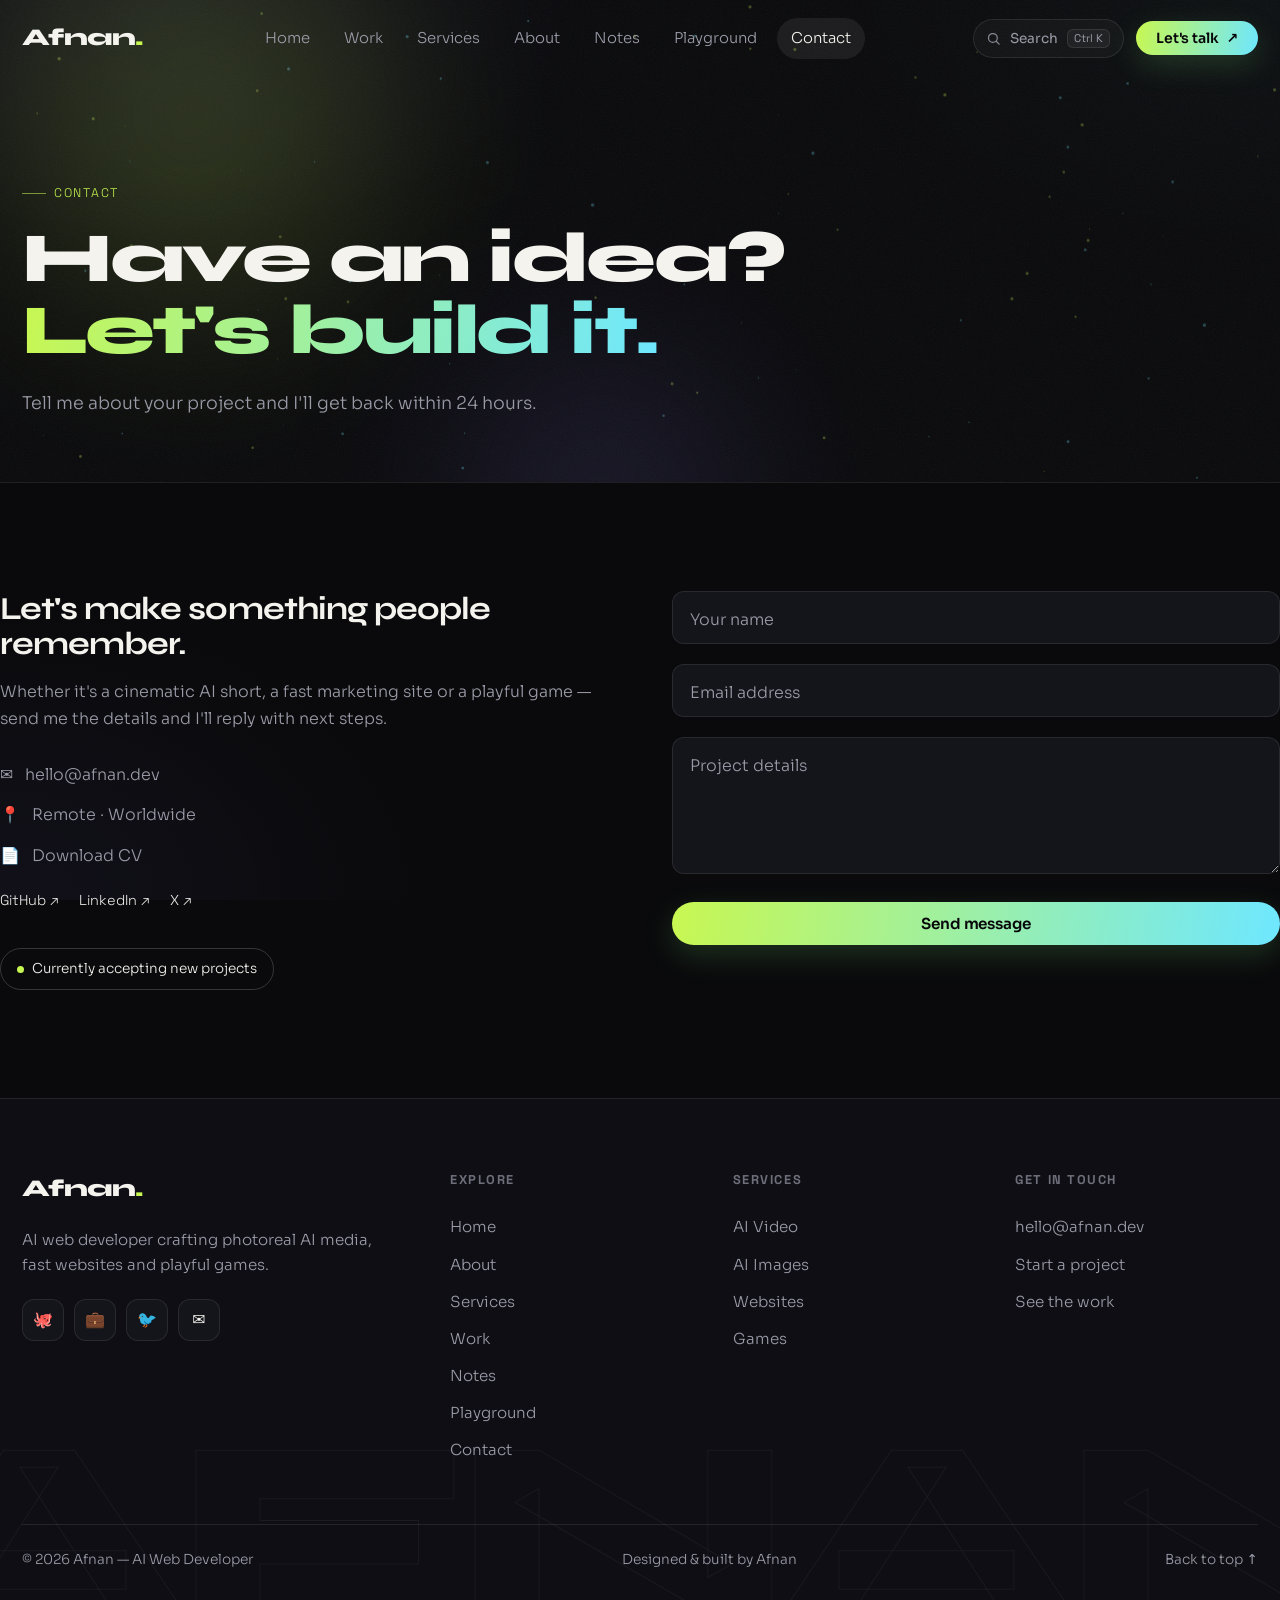
<file: contact.html>
<!DOCTYPE html>
<html lang="en">
<head>
  <meta charset="UTF-8" />
  <meta name="viewport" content="width=device-width, initial-scale=1.0" />
  <meta name="description" content="Get in touch with Afnan — AI video, images, websites and games. Replies within 24 hours." />
  <meta name="theme-color" content="#0a0a0c" />
  <link rel="canonical" href="https://afnan.dev/contact.html" />
  <meta property="og:type" content="website" />
  <meta property="og:site_name" content="Afnan" />
  <meta property="og:title" content="Contact — Afnan" />
  <meta property="og:description" content="Tell me about your project and I'll get back within 24 hours." />
  <meta property="og:image" content="assets/og.png" />
  <meta property="og:url" content="https://afnan.dev/contact.html" />
  <meta name="twitter:card" content="summary_large_image" />
  <meta name="twitter:title" content="Contact — Afnan" />
  <meta name="twitter:description" content="Tell me about your project and I'll get back within 24 hours." />
  <meta name="twitter:image" content="assets/og.png" />
  <title>Contact — Afnan</title>
  <link rel="icon" type="image/svg+xml" href="assets/afnan.svg" />
  <link rel="preconnect" href="https://fonts.googleapis.com" />
  <link rel="preconnect" href="https://fonts.gstatic.com" crossorigin />
  <link href="https://fonts.googleapis.com/css2?family=Syne:wght@600;700;800&family=Sora:wght@300;400;500;600&family=Space+Grotesk:wght@400;500;600&display=swap" rel="stylesheet" />
  <link rel="stylesheet" href="styles.css" />
  <script type="application/ld+json">
  {
    "@context": "https://schema.org",
    "@type": "ContactPage",
    "url": "https://afnan.dev/contact.html",
    "mainEntity": {
      "@type": "Person",
      "name": "Afnan Rahman",
      "email": "hello@afnan.dev",
      "url": "https://afnan.dev/",
      "contactPoint": { "@type": "ContactPoint", "contactType": "sales", "email": "hello@afnan.dev", "availableLanguage": "English" }
    }
  }
  </script>
</head>
<body>
  <a class="skip-link" href="#main">Skip to content</a>
  <div class="progress" id="progress"></div>
  <div class="cursor-glow" id="cursorGlow" aria-hidden="true"></div>

  <header class="nav" id="nav">
    <div class="wrap nav__inner">
      <a href="index.html" class="brand" aria-label="Afnan — home">Afnan<span class="brand__dot">.</span></a>
      <nav class="nav__links" id="navLinks" aria-label="Primary">
        <a href="index.html" class="nav__link">Home</a>
        <a href="work.html" class="nav__link">Work</a>
        <a href="services.html" class="nav__link">Services</a>
        <a href="about.html" class="nav__link">About</a>
        <a href="notes.html" class="nav__link">Notes</a>
        <a href="playground.html" class="nav__link">Playground</a>
        <a href="contact.html" class="nav__link">Contact</a>
      </nav>
      <div class="nav__end">
        <a href="contact.html" class="btn btn--primary btn--sm nav__cta">Let's talk <span aria-hidden="true">↗</span></a>
        <button class="nav__burger" id="burger" type="button" aria-label="Open menu" aria-expanded="false" aria-controls="navLinks">
          <span></span><span></span>
        </button>
      </div>
    </div>
  </header>

  <main id="main">
    <section class="page-hero">
      <div class="hero__bg" aria-hidden="true">
        <span class="blob blob--1"></span>
        <span class="blob blob--3"></span>
        <span class="grain"></span>
      </div>
      <div class="wrap">
        <span class="eyebrow reveal">Contact</span>
        <h1 class="page-title reveal">Have an idea?<br /><em class="grad">Let's build it.</em></h1>
        <p class="page-lead reveal">Tell me about your project and I'll get back within 24 hours.</p>
      </div>
    </section>

    <section class="section">
      <div class="contact">
        <div class="contact__info reveal">
          <h2 class="contact__title">Let's make something people remember.</h2>
          <p>Whether it's a cinematic AI short, a fast marketing site or a playful game — send me the details and I'll reply with next steps.</p>
          <ul class="contact__list">
            <li><span aria-hidden="true">✉️</span> <a href="mailto:hello@afnan.dev">hello@afnan.dev</a></li>
            <li><span aria-hidden="true">📍</span> Remote · Worldwide</li>
            <li><span aria-hidden="true">📄</span> <a href="resume.html">Download CV</a></li>
          </ul>
          <div class="contact__socials">
            <a href="https://github.com/afnanrahman" target="_blank" rel="noopener">GitHub ↗</a>
            <a href="https://www.linkedin.com/in/afnanrahman" target="_blank" rel="noopener">LinkedIn ↗</a>
            <a href="https://x.com/afnanbuilds" target="_blank" rel="noopener">X ↗</a>
          </div>
          <div class="contact__meta">
            <span class="contact__badge"><i></i> Currently accepting new projects</span>
          </div>
        </div>

        <form class="contact__form reveal" id="contactForm" novalidate>
          <div class="field">
            <input type="text" id="name" name="name" placeholder=" " required autocomplete="name" />
            <label for="name">Your name</label>
          </div>
          <div class="field">
            <input type="email" id="email" name="email" placeholder=" " required autocomplete="email" />
            <label for="email">Email address</label>
          </div>
          <div class="field">
            <textarea id="message" name="message" rows="5" placeholder=" " required></textarea>
            <label for="message">Project details</label>
          </div>
          <button type="submit" class="btn btn--primary btn--full">Send message</button>
          <p class="form-note" id="formNote" role="status" aria-live="polite"></p>
        </form>
      </div>
    </section>
  </main>

  <footer class="site-footer">
    <div class="wrap">
      <div class="footer__grid">
        <div class="footer__brand">
          <a href="index.html" class="brand">Afnan<span class="brand__dot">.</span></a>
          <p>AI web developer crafting photoreal AI media, fast websites and playful games.</p>
          <div class="footer__social">
            <a href="https://github.com/afnanrahman" target="_blank" rel="noopener" aria-label="GitHub">🐙</a>
            <a href="https://www.linkedin.com/in/afnanrahman" target="_blank" rel="noopener" aria-label="LinkedIn">💼</a>
            <a href="https://x.com/afnanbuilds" target="_blank" rel="noopener" aria-label="X (Twitter)">🐦</a>
            <a href="mailto:hello@afnan.dev" aria-label="Email">✉️</a>
          </div>
        </div>
        <nav class="footer__col" aria-label="Explore">
          <h4>Explore</h4>
          <a href="index.html">Home</a>
          <a href="about.html">About</a>
          <a href="services.html">Services</a>
          <a href="work.html">Work</a>
          <a href="notes.html">Notes</a>
          <a href="playground.html">Playground</a>
          <a href="contact.html">Contact</a>
        </nav>
        <nav class="footer__col" aria-label="Services">
          <h4>Services</h4>
          <a href="services.html">AI Video</a>
          <a href="services.html">AI Images</a>
          <a href="services.html">Websites</a>
          <a href="services.html">Games</a>
        </nav>
        <div class="footer__col">
          <h4>Get in touch</h4>
          <a href="mailto:hello@afnan.dev">hello@afnan.dev</a>
          <a href="contact.html">Start a project</a>
          <a href="work.html">See the work</a>
        </div>
      </div>
      <div class="footer__bar">
        <span>© <span id="year"></span> Afnan — AI Web Developer</span>
        <span class="footer__made">Designed &amp; built by Afnan</span>
        <a href="#top" class="footer__top">Back to top ↑</a>
      </div>
    </div>
  </footer>

  <button class="to-top" id="toTop" type="button" aria-label="Back to top">↑</button>
  <script src="projects.js"></script>
  <script src="script.js"></script>
</body>
</html>
</file>
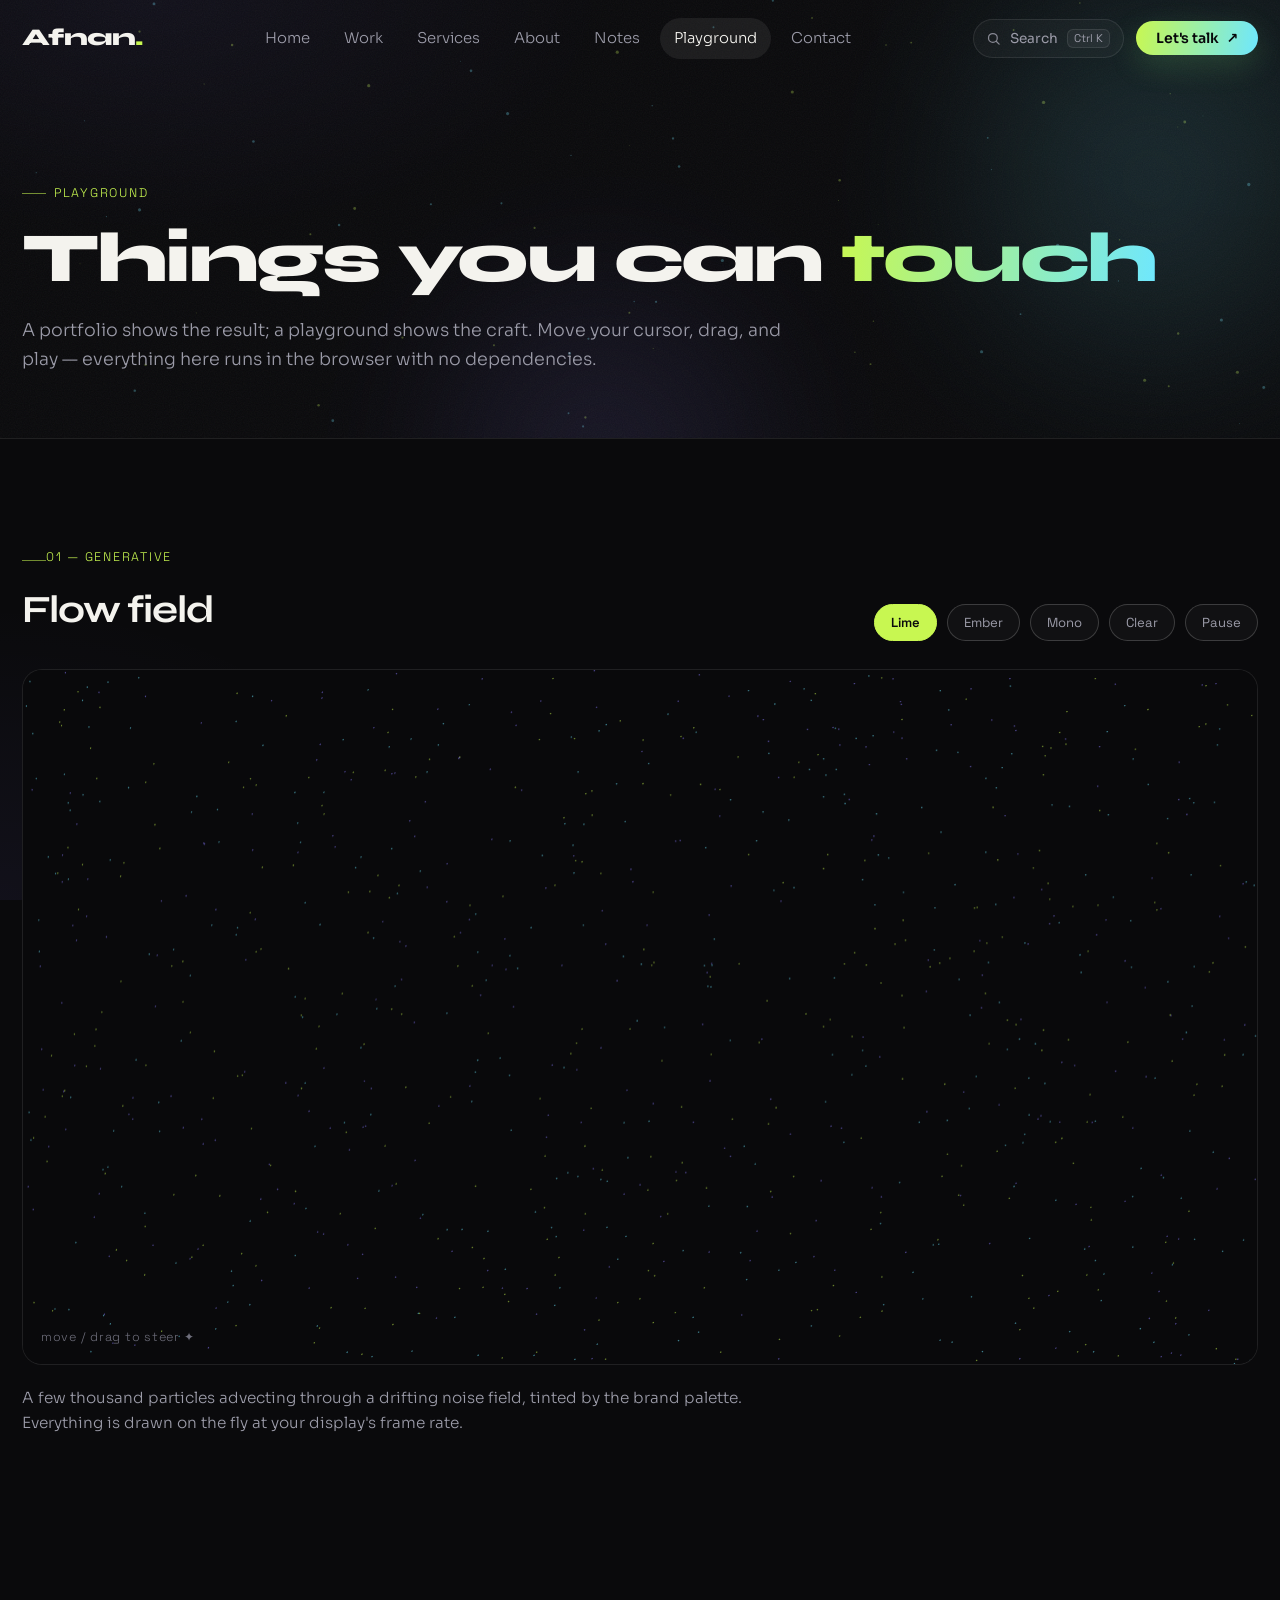
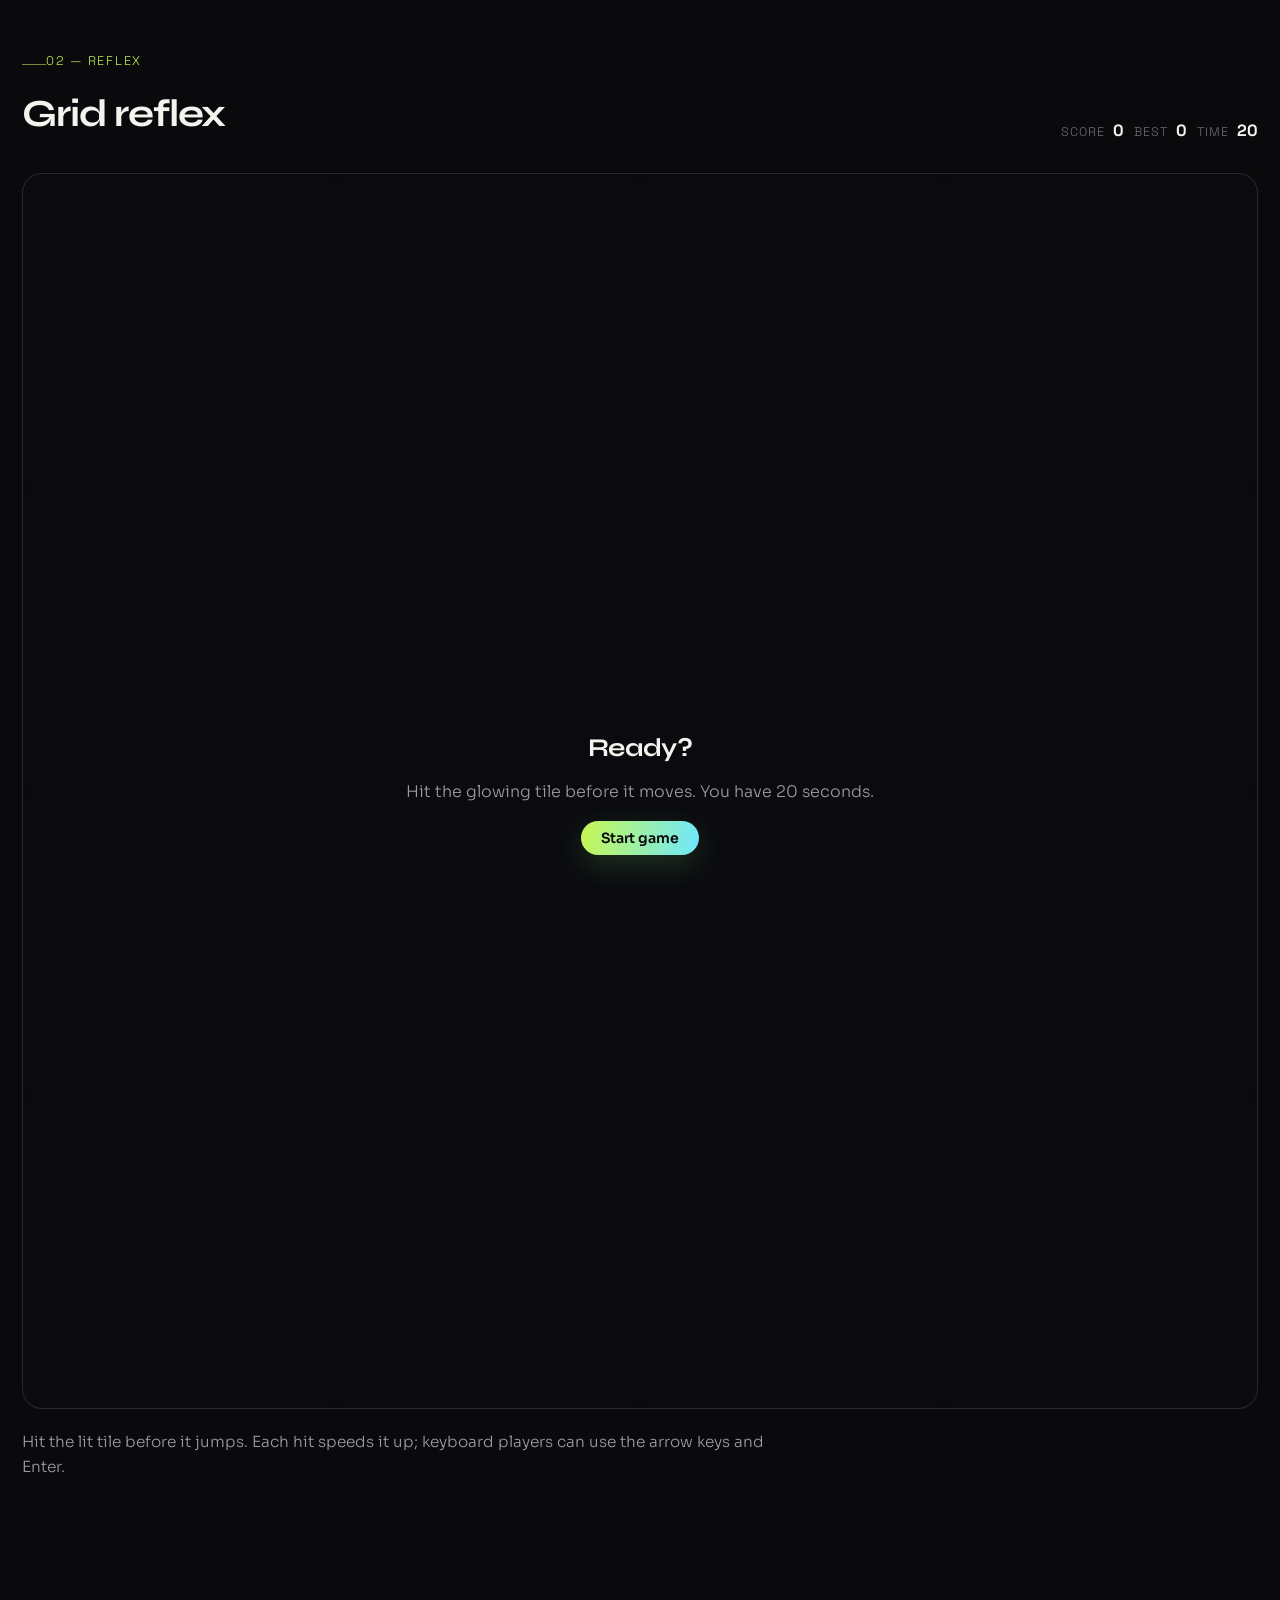
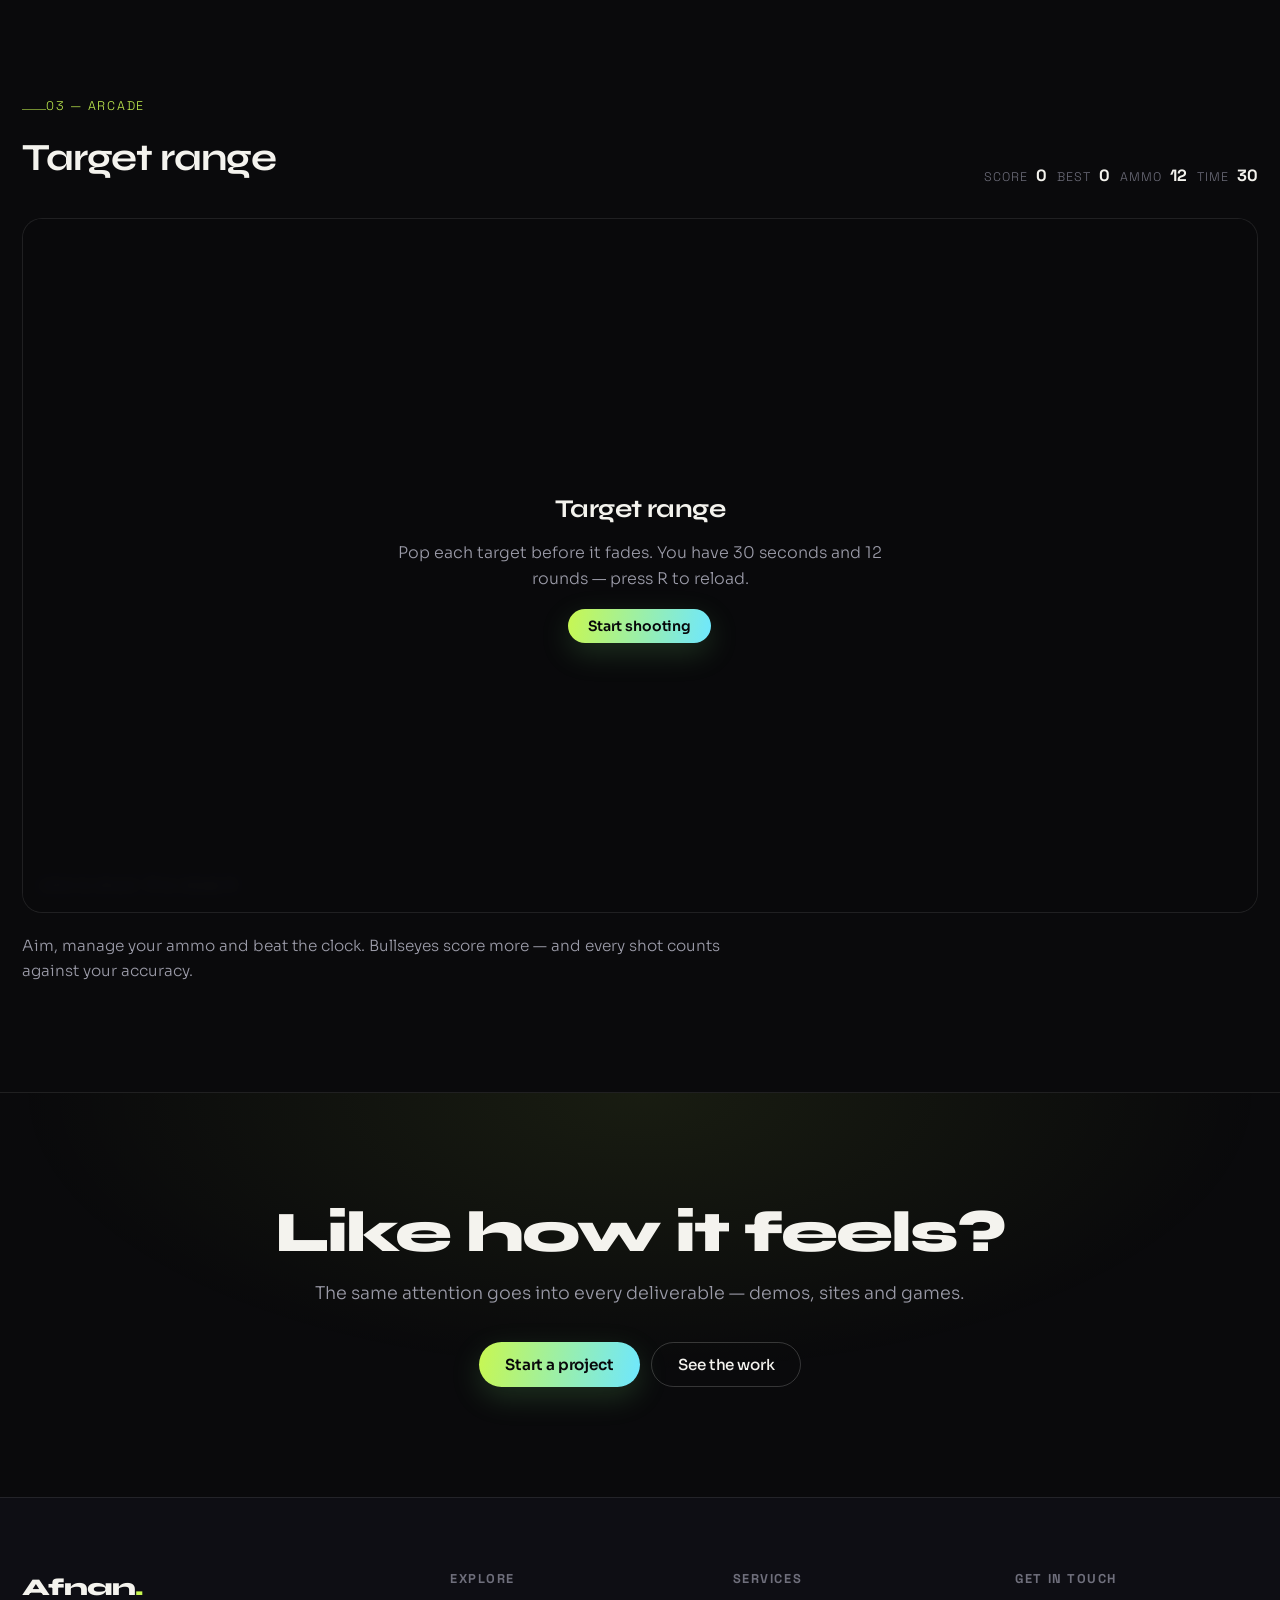
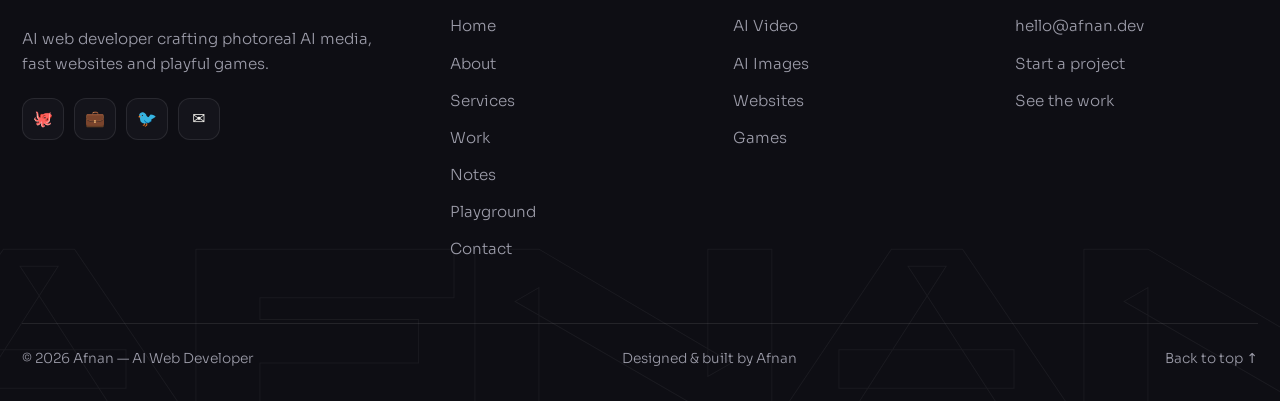
<file: playground.html>
<!DOCTYPE html>
<html lang="en">
<head>
  <meta charset="UTF-8" />
  <meta name="viewport" content="width=device-width, initial-scale=1.0" />
  <meta name="description" content="The Afnan playground — an interactive generative canvas and a browser reflex game. Built to show how the work feels, not just how it looks." />
  <meta name="theme-color" content="#0a0a0c" />
  <link rel="canonical" href="https://afnan.dev/playground.html" />
  <meta property="og:type" content="website" />
  <meta property="og:site_name" content="Afnan" />
  <meta property="og:title" content="Playground — Afnan" />
  <meta property="og:description" content="Interactive generative art and a browser game. Move your cursor and play." />
  <meta property="og:image" content="assets/og.png" />
  <meta property="og:url" content="https://afnan.dev/playground.html" />
  <meta name="twitter:card" content="summary_large_image" />
  <meta name="twitter:title" content="Playground — Afnan" />
  <meta name="twitter:description" content="Interactive generative art and a browser game. Move your cursor and play." />
  <meta name="twitter:image" content="assets/og.png" />
  <title>Playground — Afnan</title>
  <link rel="icon" type="image/svg+xml" href="assets/afnan.svg" />
  <link rel="preconnect" href="https://fonts.googleapis.com" />
  <link rel="preconnect" href="https://fonts.gstatic.com" crossorigin />
  <link href="https://fonts.googleapis.com/css2?family=Syne:wght@600;700;800&family=Sora:wght@300;400;500;600&family=Space+Grotesk:wght@400;500;600&display=swap" rel="stylesheet" />
  <link rel="stylesheet" href="styles.css" />
  <script type="application/ld+json">
  {
    "@context": "https://schema.org",
    "@type": "WebPage",
    "name": "Playground — Afnan",
    "url": "https://afnan.dev/playground.html",
    "description": "An interactive generative canvas and a browser reflex game.",
    "author": { "@type": "Person", "name": "Afnan Rahman", "url": "https://afnan.dev/" },
    "isPartOf": { "@type": "WebSite", "name": "Afnan", "url": "https://afnan.dev/" }
  }
  </script>
</head>
<body>
  <a class="skip-link" href="#main">Skip to content</a>
  <div class="progress" id="progress"></div>
  <div class="cursor-glow" id="cursorGlow" aria-hidden="true"></div>

  <header class="nav" id="nav">
    <div class="wrap nav__inner">
      <a href="index.html" class="brand" aria-label="Afnan — home">Afnan<span class="brand__dot">.</span></a>
      <nav class="nav__links" id="navLinks" aria-label="Primary">
        <a href="index.html" class="nav__link">Home</a>
        <a href="work.html" class="nav__link">Work</a>
        <a href="services.html" class="nav__link">Services</a>
        <a href="about.html" class="nav__link">About</a>
        <a href="notes.html" class="nav__link">Notes</a>
        <a href="playground.html" class="nav__link">Playground</a>
        <a href="contact.html" class="nav__link">Contact</a>
      </nav>
      <div class="nav__end">
        <a href="contact.html" class="btn btn--primary btn--sm nav__cta">Let's talk <span aria-hidden="true">↗</span></a>
        <button class="nav__burger" id="burger" type="button" aria-label="Open menu" aria-expanded="false" aria-controls="navLinks">
          <span></span><span></span>
        </button>
      </div>
    </div>
  </header>

  <main id="main">
    <section class="page-hero">
      <div class="hero__bg" aria-hidden="true">
        <span class="blob blob--2"></span>
        <span class="blob blob--3"></span>
        <span class="grain"></span>
      </div>
      <div class="wrap">
        <span class="eyebrow reveal">Playground</span>
        <h1 class="page-title reveal">Things you can <em class="grad">touch</em></h1>
        <p class="page-lead reveal">A portfolio shows the result; a playground shows the craft. Move your cursor, drag, and play — everything here runs in the browser with no dependencies.</p>
      </div>
    </section>

    <section class="section">
      <div class="wrap play">
        <div class="play__head reveal">
          <div>
            <span class="eyebrow">01 — Generative</span>
            <h2 class="play__title">Flow field</h2>
          </div>
          <div class="play__controls" role="group" aria-label="Flow field controls">
            <button class="pchip is-active" data-palette="lime" type="button">Lime</button>
            <button class="pchip" data-palette="ember" type="button">Ember</button>
            <button class="pchip" data-palette="mono" type="button">Mono</button>
            <button class="pchip" id="fieldClear" type="button">Clear</button>
            <button class="pchip" id="fieldPause" type="button" aria-pressed="false">Pause</button>
          </div>
        </div>
        <div class="play__stage reveal">
          <canvas id="fieldCanvas" aria-label="Interactive generative flow-field canvas. Move the cursor to steer the particles." role="img"></canvas>
          <span class="play__hint" aria-hidden="true">move / drag to steer ✦</span>
        </div>
        <p class="play__caption reveal">A few thousand particles advecting through a drifting noise field, tinted by the brand palette. Everything is drawn on the fly at your display's frame rate.</p>
      </div>
    </section>

    <section class="section">
      <div class="wrap play">
        <div class="play__head reveal">
          <div>
            <span class="eyebrow">02 — Reflex</span>
            <h2 class="play__title">Grid reflex</h2>
          </div>
          <div class="play__controls">
            <span class="play__stat">Score <strong id="gameScore">0</strong></span>
            <span class="play__stat">Best <strong id="gameBest">0</strong></span>
            <span class="play__stat">Time <strong id="gameTime">20</strong></span>
          </div>
        </div>
        <div class="game reveal">
          <div class="game__grid" id="gameGrid" aria-label="Reflex grid. Click the highlighted tile as fast as you can."></div>
          <div class="game__overlay is-visible" id="gameOverlay">
            <h3 id="gameHeading">Ready?</h3>
            <p id="gameBlurb">Hit the glowing tile before it moves. You have 20 seconds.</p>
            <button class="btn btn--primary btn--sm" id="gameStart" type="button">Start game</button>
          </div>
        </div>
        <p class="play__caption reveal">Hit the lit tile before it jumps. Each hit speeds it up; keyboard players can use the arrow keys and Enter.</p>
      </div>
    </section>

    <section class="section">
      <div class="wrap play">
        <div class="play__head reveal">
          <div>
            <span class="eyebrow">03 — Arcade</span>
            <h2 class="play__title">Target range</h2>
          </div>
          <div class="play__controls">
            <span class="play__stat">Score <strong id="shootScore">0</strong></span>
            <span class="play__stat">Best <strong id="shootBest">0</strong></span>
            <span class="play__stat">Ammo <strong id="shootAmmo">12</strong></span>
            <span class="play__stat">Time <strong id="shootTime">30</strong></span>
          </div>
        </div>
        <div class="play__stage reveal">
          <canvas id="shootCanvas" aria-label="Target range. Aim with your pointer and click or tap to shoot the moving targets." role="img"></canvas>
          <span class="play__hint" aria-hidden="true">click to shoot · R to reload ✦</span>
          <div class="game__overlay is-visible" id="shootOverlay">
            <h3 id="shootHeading">Target range</h3>
            <p id="shootBlurb">Pop each target before it fades. You have 30 seconds and 12 rounds — press R to reload.</p>
            <button class="btn btn--primary btn--sm" id="shootStart" type="button">Start shooting</button>
          </div>
        </div>
        <p class="play__caption reveal">Aim, manage your ammo and beat the clock. Bullseyes score more — and every shot counts against your accuracy.</p>
      </div>
    </section>

    <section class="cta-band">
      <div class="wrap">
        <h2 class="reveal">Like how it feels?</h2>
        <p class="reveal">The same attention goes into every deliverable — demos, sites and games.</p>
        <div class="cta-band__actions reveal">
          <a href="contact.html" class="btn btn--primary">Start a project</a>
          <a href="work.html" class="btn btn--ghost">See the work</a>
        </div>
      </div>
    </section>
  </main>

  <footer class="site-footer">
    <div class="wrap">
      <div class="footer__grid">
        <div class="footer__brand">
          <a href="index.html" class="brand">Afnan<span class="brand__dot">.</span></a>
          <p>AI web developer crafting photoreal AI media, fast websites and playful games.</p>
          <div class="footer__social">
            <a href="https://github.com/afnanrahman" target="_blank" rel="noopener" aria-label="GitHub">🐙</a>
            <a href="https://www.linkedin.com/in/afnanrahman" target="_blank" rel="noopener" aria-label="LinkedIn">💼</a>
            <a href="https://x.com/afnanbuilds" target="_blank" rel="noopener" aria-label="X (Twitter)">🐦</a>
            <a href="mailto:hello@afnan.dev" aria-label="Email">✉️</a>
          </div>
        </div>
        <nav class="footer__col" aria-label="Explore">
          <h4>Explore</h4>
          <a href="index.html">Home</a>
          <a href="about.html">About</a>
          <a href="services.html">Services</a>
          <a href="work.html">Work</a>
          <a href="notes.html">Notes</a>
          <a href="playground.html">Playground</a>
          <a href="contact.html">Contact</a>
        </nav>
        <nav class="footer__col" aria-label="Services">
          <h4>Services</h4>
          <a href="services.html">AI Video</a>
          <a href="services.html">AI Images</a>
          <a href="services.html">Websites</a>
          <a href="services.html">Games</a>
        </nav>
        <div class="footer__col">
          <h4>Get in touch</h4>
          <a href="mailto:hello@afnan.dev">hello@afnan.dev</a>
          <a href="contact.html">Start a project</a>
          <a href="work.html">See the work</a>
        </div>
      </div>
      <div class="footer__bar">
        <span>© <span id="year"></span> Afnan — AI Web Developer</span>
        <span class="footer__made">Designed &amp; built by Afnan</span>
        <a href="#top" class="footer__top">Back to top ↑</a>
      </div>
    </div>
  </footer>

  <button class="to-top" id="toTop" type="button" aria-label="Back to top">↑</button>
  <script src="projects.js"></script>
  <script src="script.js"></script>
  <script src="playground.js"></script>
</body>
</html>
</file>
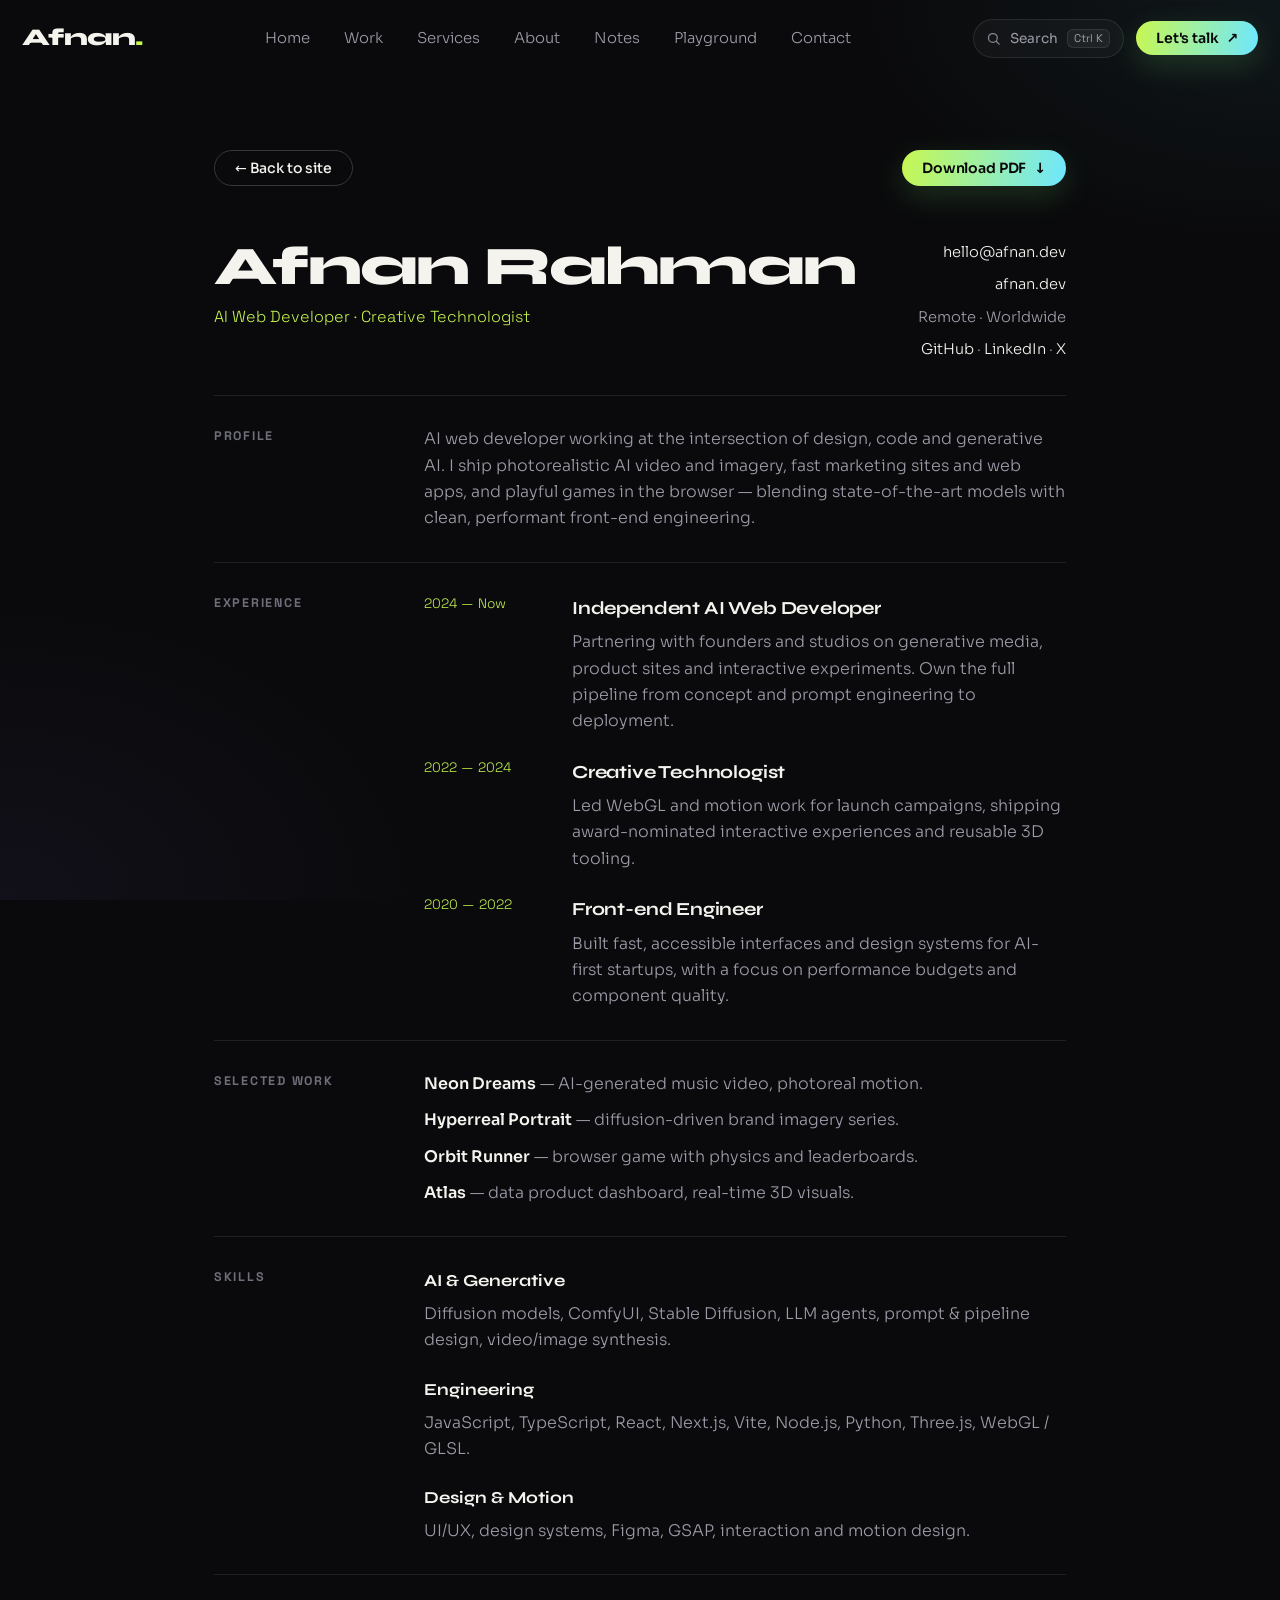
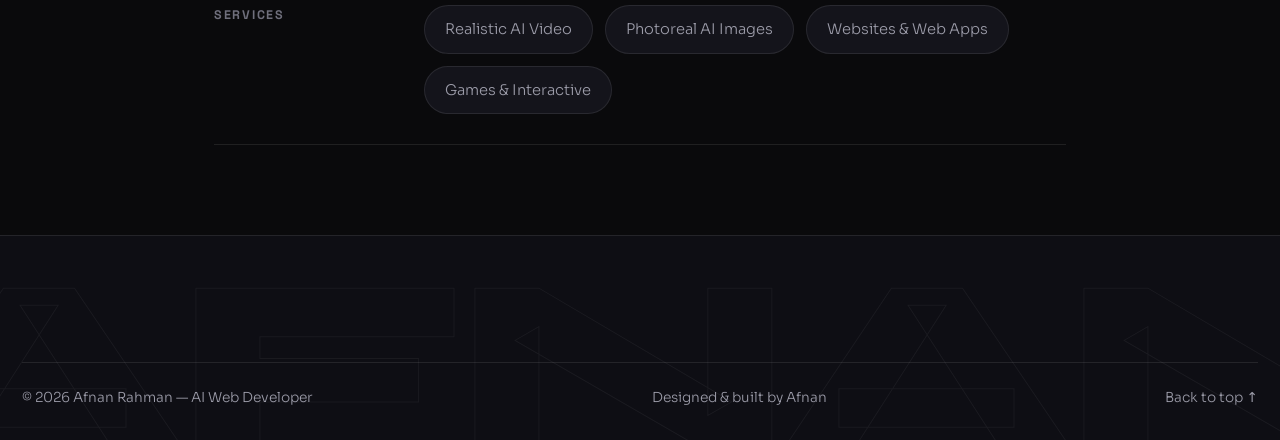
<file: resume.html>
<!DOCTYPE html>
<html lang="en">
<head>
  <meta charset="UTF-8" />
  <meta name="viewport" content="width=device-width, initial-scale=1.0" />
  <meta name="description" content="CV of Afnan Rahman — AI web developer building photoreal AI media, fast websites and playful games." />
  <meta name="theme-color" content="#0a0a0c" />
  <link rel="canonical" href="https://afnan.dev/resume.html" />
  <meta property="og:type" content="profile" />
  <meta property="og:site_name" content="Afnan" />
  <meta property="og:title" content="Afnan Rahman — CV" />
  <meta property="og:description" content="AI web developer building photoreal AI media, fast websites and playful games." />
  <meta property="og:image" content="assets/og.png" />
  <meta property="og:url" content="https://afnan.dev/resume.html" />
  <title>Afnan Rahman — CV</title>
  <link rel="icon" type="image/svg+xml" href="assets/afnan.svg" />
  <link rel="preconnect" href="https://fonts.googleapis.com" />
  <link rel="preconnect" href="https://fonts.gstatic.com" crossorigin />
  <link href="https://fonts.googleapis.com/css2?family=Syne:wght@600;700;800&family=Sora:wght@300;400;500;600&family=Space+Grotesk:wght@400;500;600&display=swap" rel="stylesheet" />
  <link rel="stylesheet" href="styles.css" />
  <script type="application/ld+json">
  {
    "@context": "https://schema.org",
    "@type": "ProfilePage",
    "url": "https://afnan.dev/resume.html",
    "mainEntity": {
      "@type": "Person",
      "name": "Afnan Rahman",
      "jobTitle": "AI Web Developer",
      "email": "hello@afnan.dev",
      "url": "https://afnan.dev/",
      "hasOccupation": { "@type": "Occupation", "name": "AI Web Developer" },
      "knowsAbout": ["AI video", "AI images", "Web development", "Game development"],
      "sameAs": ["https://github.com/afnanrahman", "https://www.linkedin.com/in/afnanrahman", "https://x.com/afnanbuilds"]
    }
  }
  </script>
</head>
<body class="cv-page">
  <a class="skip-link" href="#cv">Skip to content</a>
  <div class="progress" id="progress"></div>

  <header class="nav" id="nav">
    <div class="wrap nav__inner">
      <a href="index.html" class="brand" aria-label="Afnan — home">Afnan<span class="brand__dot">.</span></a>
      <nav class="nav__links" id="navLinks" aria-label="Primary">
        <a href="index.html" class="nav__link">Home</a>
        <a href="work.html" class="nav__link">Work</a>
        <a href="services.html" class="nav__link">Services</a>
        <a href="about.html" class="nav__link">About</a>
        <a href="notes.html" class="nav__link">Notes</a>
        <a href="playground.html" class="nav__link">Playground</a>
        <a href="contact.html" class="nav__link">Contact</a>
      </nav>
      <div class="nav__end">
        <a href="contact.html" class="btn btn--primary btn--sm nav__cta">Let's talk <span aria-hidden="true">↗</span></a>
        <button class="nav__burger" id="burger" type="button" aria-label="Open menu" aria-expanded="false" aria-controls="navLinks">
          <span></span><span></span>
        </button>
      </div>
    </div>
  </header>

  <main id="cv" class="cv">
    <div class="cv__toolbar reveal">
      <a href="index.html" class="btn btn--ghost btn--sm">← Back to site</a>
      <button type="button" class="btn btn--primary btn--sm" id="printCv">Download PDF <span aria-hidden="true">↓</span></button>
    </div>

    <header class="cv__head reveal">
      <div>
        <h1 class="cv__name">Afnan Rahman</h1>
        <p class="cv__role">AI Web Developer · Creative Technologist</p>
      </div>
      <ul class="cv__contact">
        <li><a href="mailto:hello@afnan.dev">hello@afnan.dev</a></li>
        <li><a href="https://afnan.dev/">afnan.dev</a></li>
        <li>Remote · Worldwide</li>
        <li>
          <a href="https://github.com/afnanrahman" target="_blank" rel="noopener">GitHub</a> ·
          <a href="https://www.linkedin.com/in/afnanrahman" target="_blank" rel="noopener">LinkedIn</a> ·
          <a href="https://x.com/afnanbuilds" target="_blank" rel="noopener">X</a>
        </li>
      </ul>
    </header>

    <section class="cv__section reveal">
      <h2 class="cv__label">Profile</h2>
      <p>AI web developer working at the intersection of design, code and generative AI. I ship photorealistic AI video and imagery, fast marketing sites and web apps, and playful games in the browser — blending state-of-the-art models with clean, performant front-end engineering.</p>
    </section>

    <section class="cv__section reveal">
      <h2 class="cv__label">Experience</h2>
      <ol class="cv__timeline">
        <li>
          <span class="cv__year">2024 — Now</span>
          <div>
            <h3>Independent AI Web Developer</h3>
            <p>Partnering with founders and studios on generative media, product sites and interactive experiments. Own the full pipeline from concept and prompt engineering to deployment.</p>
          </div>
        </li>
        <li>
          <span class="cv__year">2022 — 2024</span>
          <div>
            <h3>Creative Technologist</h3>
            <p>Led WebGL and motion work for launch campaigns, shipping award-nominated interactive experiences and reusable 3D tooling.</p>
          </div>
        </li>
        <li>
          <span class="cv__year">2020 — 2022</span>
          <div>
            <h3>Front-end Engineer</h3>
            <p>Built fast, accessible interfaces and design systems for AI-first startups, with a focus on performance budgets and component quality.</p>
          </div>
        </li>
      </ol>
    </section>

    <section class="cv__section reveal">
      <h2 class="cv__label">Selected Work</h2>
      <ul class="cv__work">
        <li><strong>Neon Dreams</strong> — AI-generated music video, photoreal motion.</li>
        <li><strong>Hyperreal Portrait</strong> — diffusion-driven brand imagery series.</li>
        <li><strong>Orbit Runner</strong> — browser game with physics and leaderboards.</li>
        <li><strong>Atlas</strong> — data product dashboard, real-time 3D visuals.</li>
      </ul>
    </section>

    <section class="cv__section reveal">
      <h2 class="cv__label">Skills</h2>
      <div class="cv__skills">
        <div>
          <h4>AI &amp; Generative</h4>
          <p>Diffusion models, ComfyUI, Stable Diffusion, LLM agents, prompt &amp; pipeline design, video/image synthesis.</p>
        </div>
        <div>
          <h4>Engineering</h4>
          <p>JavaScript, TypeScript, React, Next.js, Vite, Node.js, Python, Three.js, WebGL / GLSL.</p>
        </div>
        <div>
          <h4>Design &amp; Motion</h4>
          <p>UI/UX, design systems, Figma, GSAP, interaction and motion design.</p>
        </div>
      </div>
    </section>

    <section class="cv__section reveal">
      <h2 class="cv__label">Services</h2>
      <div class="tags">
        <span class="tag">Realistic AI Video</span>
        <span class="tag">Photoreal AI Images</span>
        <span class="tag">Websites &amp; Web Apps</span>
        <span class="tag">Games &amp; Interactive</span>
      </div>
    </section>
  </main>

  <footer class="site-footer">
    <div class="wrap">
      <div class="footer__bar">
        <span>© <span id="year"></span> Afnan Rahman — AI Web Developer</span>
        <span class="footer__made">Designed &amp; built by Afnan</span>
        <a href="#cv" class="footer__top">Back to top ↑</a>
      </div>
    </div>
  </footer>

  <button class="to-top" id="toTop" type="button" aria-label="Back to top">↑</button>
  <script src="projects.js"></script>
  <script src="script.js"></script>
  <script>
    (function () {
      var btn = document.getElementById("printCv");
      if (btn) btn.addEventListener("click", function () { window.print(); });
    })();
  </script>
</body>
</html>
</file>
<file: styles.css>
/* ============================================================
   Afnan — AI Web Developer
   Design system: dark, editorial, work-forward, one accent.
   ============================================================ */

:root {
  --bg: #0a0a0c;
  --bg-2: #0e0e14;
  --panel: #14141b;
  --panel-2: #191922;
  --line: rgba(255, 255, 255, 0.09);
  --line-strong: rgba(255, 255, 255, 0.18);
  --text: #f4f3ee;
  --muted: #9b9ba8;
  --muted-2: #6f6f7c;
  --accent: #c8f751;
  --accent-2: #6ee7ff;
  --violet: #8b7bff;
  --grad: linear-gradient(100deg, #c8f751 0%, #6ee7ff 100%);
  --radius: 20px;
  --radius-sm: 12px;
  --wrap: 1240px;
  --ease: cubic-bezier(0.22, 1, 0.36, 1);
  --font-display: "Syne", system-ui, sans-serif;
  --font-body: "Sora", system-ui, -apple-system, sans-serif;
  --font-label: "Space Grotesk", ui-monospace, monospace;
}

* { margin: 0; padding: 0; box-sizing: border-box; }

html { scroll-behavior: smooth; -webkit-text-size-adjust: 100%; }

body {
  font-family: var(--font-body);
  background: var(--bg);
  color: var(--text);
  line-height: 1.65;
  font-weight: 300;
  overflow-x: hidden;
  -webkit-font-smoothing: antialiased;
}

img { max-width: 100%; display: block; }
a { color: inherit; text-decoration: none; }
button { font-family: inherit; cursor: pointer; border: none; background: none; color: inherit; }
ul, ol { list-style: none; }

::selection { background: var(--accent); color: #0a0a0c; }

.wrap { width: min(100% - 44px, var(--wrap)); margin-inline: auto; }

.skip-link {
  position: fixed; top: -100px; left: 16px; z-index: 999;
  background: var(--accent); color: #0a0a0c; padding: 10px 18px;
  border-radius: 8px; font-weight: 600; transition: top 0.3s var(--ease);
}
.skip-link:focus { top: 16px; }

:focus-visible { outline: 2px solid var(--accent); outline-offset: 3px; border-radius: 4px; }

/* ---------- Progress bar ---------- */
.progress {
  position: fixed; top: 0; left: 0; height: 2px; width: 0;
  background: var(--grad); z-index: 200;
}

/* ---------- Cursor glow ---------- */
.cursor-glow {
  position: fixed; top: 0; left: 0; width: 420px; height: 420px;
  margin: -210px 0 0 -210px; pointer-events: none; z-index: 1;
  background: radial-gradient(circle, rgba(200, 247, 81, 0.10), transparent 62%);
  opacity: 0; transition: opacity 0.4s; will-change: transform;
}
.cursor-glow.on { opacity: 1; }

/* ---------- Buttons ---------- */
.btn {
  display: inline-flex; align-items: center; gap: 8px;
  padding: 14px 26px; border-radius: 100px; font-weight: 500;
  font-size: 0.95rem; line-height: 1; letter-spacing: -0.01em;
  transition: transform 0.3s var(--ease), box-shadow 0.3s var(--ease),
    background 0.3s var(--ease), border-color 0.3s var(--ease), color 0.3s;
  white-space: nowrap;
}
.btn--primary { background: var(--accent); color: #0a0a0c; font-weight: 600; }
.btn--primary:hover { transform: translateY(-2px); box-shadow: 0 14px 40px rgba(200, 247, 81, 0.35); }
.btn--ghost { border: 1px solid var(--line-strong); color: var(--text); }
.btn--ghost:hover { background: rgba(255, 255, 255, 0.06); transform: translateY(-2px); border-color: var(--text); }
.btn--sm { padding: 10px 20px; font-size: 0.88rem; }
.btn--full { width: 100%; justify-content: center; }

/* ---------- Brand ---------- */
.brand {
  font-family: var(--font-display); font-weight: 800; font-size: 1.5rem;
  letter-spacing: -0.03em; color: var(--text);
}
.brand__dot { color: var(--accent); }

/* ---------- Navigation ---------- */
.nav {
  position: fixed; top: 0; left: 0; right: 0; z-index: 100;
  padding: 18px 0; transition: padding 0.4s var(--ease), background 0.4s, border-color 0.4s;
  border-bottom: 1px solid transparent;
}
.nav.scrolled {
  padding: 12px 0; background: rgba(10, 10, 12, 0.72);
  backdrop-filter: blur(18px) saturate(140%); border-bottom-color: var(--line);
}
.nav__inner { display: flex; align-items: center; justify-content: space-between; gap: 20px; }
.nav__links { display: flex; align-items: center; gap: 6px; }
.nav__link {
  position: relative; padding: 8px 14px; font-size: 0.93rem; color: var(--muted);
  border-radius: 100px; transition: color 0.25s, background 0.25s;
}
.nav__link:hover { color: var(--text); }
.nav__link.active { color: var(--text); }
.nav__link.active::after {
  content: ""; position: absolute; left: 50%; bottom: 0; transform: translateX(-50%);
  width: 5px; height: 5px; border-radius: 50%; background: var(--accent);
}
.nav__end { display: flex; align-items: center; gap: 12px; }
.nav__burger {
  display: none; flex-direction: column; gap: 6px; padding: 10px; z-index: 110;
}
.nav__burger span {
  width: 24px; height: 2px; background: var(--text); border-radius: 2px;
  transition: transform 0.3s var(--ease), opacity 0.3s;
}
.nav__burger.open span:first-child { transform: translateY(4px) rotate(45deg); }
.nav__burger.open span:last-child { transform: translateY(-4px) rotate(-45deg); }

/* ---------- Hero background ---------- */
.hero__bg { position: absolute; inset: 0; overflow: hidden; z-index: 0; }
.blob {
  position: absolute; border-radius: 50%; filter: blur(90px); opacity: 0.5;
  will-change: transform;
}
.blob--1 {
  width: 46vw; height: 46vw; top: -14vw; left: -8vw;
  background: radial-gradient(circle, rgba(200, 247, 81, 0.5), transparent 68%);
  animation: drift1 22s ease-in-out infinite;
}
.blob--2 {
  width: 40vw; height: 40vw; top: -6vw; right: -10vw;
  background: radial-gradient(circle, rgba(110, 231, 255, 0.42), transparent 68%);
  animation: drift2 26s ease-in-out infinite;
}
.blob--3 {
  width: 34vw; height: 34vw; bottom: -18vw; left: 30vw;
  background: radial-gradient(circle, rgba(139, 123, 255, 0.4), transparent 68%);
  animation: drift1 30s ease-in-out infinite reverse;
}
@keyframes drift1 { 50% { transform: translate(6vw, 5vw) scale(1.12); } }
@keyframes drift2 { 50% { transform: translate(-7vw, 4vw) scale(1.15); } }

.grain {
  position: absolute; inset: -50%; opacity: 0.05; pointer-events: none;
  background-image: url("data:image/svg+xml,%3Csvg xmlns='http://www.w3.org/2000/svg' width='140' height='140'%3E%3Cfilter id='n'%3E%3CfeTurbulence type='fractalNoise' baseFrequency='0.85' numOctaves='3'/%3E%3C/filter%3E%3Crect width='100%25' height='100%25' filter='url(%23n)'/%3E%3C/svg%3E");
}
.hero__grid-lines {
  position: absolute; inset: 0; opacity: 0.5;
  background-image:
    linear-gradient(rgba(255, 255, 255, 0.03) 1px, transparent 1px),
    linear-gradient(90deg, rgba(255, 255, 255, 0.03) 1px, transparent 1px);
  background-size: 64px 64px;
  mask-image: radial-gradient(ellipse 80% 70% at 50% 30%, #000 20%, transparent 78%);
  -webkit-mask-image: radial-gradient(ellipse 80% 70% at 50% 30%, #000 20%, transparent 78%);
}

/* ---------- Hero ---------- */
.hero {
  position: relative; padding: 168px 0 90px;
  min-height: 100svh; display: flex; flex-direction: column; justify-content: center;
}
.hero__inner {
  position: relative; z-index: 2;
  display: grid; grid-template-columns: 1.15fr 0.85fr; gap: 60px; align-items: center;
}
.eyebrow, .pill {
  display: inline-flex; align-items: center; gap: 8px;
  font-family: var(--font-label); font-size: 0.78rem; letter-spacing: 0.14em;
  text-transform: uppercase; color: var(--muted);
}
.pill {
  padding: 8px 16px; border: 1px solid var(--line-strong); border-radius: 100px;
  color: var(--text); background: rgba(255, 255, 255, 0.03); text-transform: none;
  letter-spacing: 0.02em; font-size: 0.82rem;
}
.pill__dot {
  width: 7px; height: 7px; border-radius: 50%; background: var(--accent);
  box-shadow: 0 0 0 0 rgba(200, 247, 81, 0.6); animation: pulse 2s infinite;
}
@keyframes pulse {
  70% { box-shadow: 0 0 0 9px rgba(200, 247, 81, 0); }
  100% { box-shadow: 0 0 0 0 rgba(200, 247, 81, 0); }
}

.hero__title {
  font-family: var(--font-display); font-weight: 800;
  font-size: clamp(2.4rem, 6.4vw, 5rem); line-height: 1.02;
  letter-spacing: -0.035em; margin: 26px 0;
}
.hero__title .line { display: block; }
.hero__title .word { color: var(--accent); }
.hero__title em.grad, .grad {
  font-style: normal; font-weight: inherit;
  background: var(--grad); -webkit-background-clip: text; background-clip: text;
  -webkit-text-fill-color: transparent; color: transparent;
}
.caret {
  display: inline-block; width: 3px; height: 0.85em; margin-left: 6px;
  background: var(--accent); vertical-align: -0.06em; animation: blink 1s steps(1) infinite;
}
@keyframes blink { 50% { opacity: 0; } }

.hero__lead { color: var(--muted); font-size: 1.08rem; max-width: 54ch; margin-bottom: 34px; }
.hero__actions { display: flex; flex-wrap: wrap; gap: 12px; margin-bottom: 44px; }
.hero__meta { display: flex; flex-wrap: wrap; gap: 40px; }
.hero__meta li { display: flex; flex-direction: column; }
.hero__meta strong {
  font-family: var(--font-display); font-weight: 700; font-size: 1.85rem;
  letter-spacing: -0.02em; line-height: 1.1;
}
.hero__meta span { font-size: 0.82rem; color: var(--muted); }

/* Status card visual */
.hero__visual { position: relative; }
.status-card {
  position: relative; border-radius: 24px; overflow: hidden;
  background: var(--panel); border: 1px solid var(--line);
  box-shadow: 0 40px 90px rgba(0, 0, 0, 0.6);
  transition: transform 0.5s var(--ease);
  transform-style: preserve-3d;
}
.status-card::before {
  content: ""; position: absolute; inset: 0; z-index: 3; pointer-events: none; border-radius: 24px;
  background: linear-gradient(140deg, rgba(200, 247, 81, 0.12), transparent 45%);
}
.status-card__bar {
  display: flex; align-items: center; gap: 12px; padding: 14px 18px;
  border-bottom: 1px solid var(--line); position: relative; z-index: 4;
}
.status-card__dots { display: flex; gap: 6px; }
.status-card__dots i { width: 10px; height: 10px; border-radius: 50%; background: var(--line-strong); }
.status-card__dots i:first-child { background: #ff6159; }
.status-card__dots i:nth-child(2) { background: #ffbd2e; }
.status-card__dots i:nth-child(3) { background: var(--accent); }
.status-card__url { font-family: var(--font-label); font-size: 0.8rem; color: var(--muted); }
.status-card__img { aspect-ratio: 4/4.4; overflow: hidden; position: relative; }
.status-card__img img { width: 100%; height: 100%; object-fit: cover; transition: transform 0.8s var(--ease); }
.status-card:hover .status-card__img img { transform: scale(1.06); }
.status-card__body { padding: 20px; position: relative; z-index: 4; }
.status-card__row { display: flex; align-items: center; gap: 12px; }
.status-card__avatar {
  width: 42px; height: 42px; border-radius: 12px; display: grid; place-items: center;
  background: var(--grad); color: #0a0a0c; font-weight: 700; font-family: var(--font-display);
}
.status-card__row strong { display: block; font-size: 0.98rem; }
.status-card__row span { font-size: 0.8rem; color: var(--muted); }
.status-card__live {
  margin-left: auto; display: inline-flex; align-items: center; gap: 6px;
  font-size: 0.76rem; color: var(--accent); font-family: var(--font-label);
}
.status-card__live i { width: 7px; height: 7px; border-radius: 50%; background: var(--accent); animation: pulse 2s infinite; }
.status-card__meter { margin-top: 16px; height: 5px; border-radius: 100px; background: rgba(255, 255, 255, 0.08); overflow: hidden; }
.status-card__meter span { display: block; height: 100%; width: var(--v, 60%); background: var(--grad); border-radius: 100px; }

.chip {
  position: absolute; z-index: 6; padding: 10px 16px; border-radius: 100px;
  font-size: 0.82rem; font-weight: 500; white-space: nowrap;
  animation: floaty 6s ease-in-out infinite;
}
.glass {
  background: rgba(20, 20, 27, 0.72); border: 1px solid var(--line-strong);
  backdrop-filter: blur(14px);
}
.chip--1 { top: 12%; left: -8%; animation-delay: -1s; }
.chip--2 { bottom: 20%; right: -10%; animation-delay: -3s; }
.chip--3 { bottom: 2%; left: -4%; animation-delay: -2s; }
@keyframes floaty { 50% { transform: translateY(-14px); } }

.scroll-cue {
  position: absolute; bottom: 28px; left: 50%; transform: translateX(-50%);
  width: 26px; height: 42px; border: 1px solid var(--line-strong); border-radius: 100px;
  display: grid; place-items: start center; padding-top: 8px; z-index: 2;
}
.scroll-cue span {
  width: 4px; height: 8px; border-radius: 4px; background: var(--accent);
  animation: cue 1.8s var(--ease) infinite;
}
@keyframes cue { 0% { transform: translateY(0); opacity: 0; } 40% { opacity: 1; } 100% { transform: translateY(16px); opacity: 0; } }

/* ---------- Marquee ---------- */
.marquee {
  position: relative; z-index: 2; overflow: hidden; padding: 26px 0;
  border-top: 1px solid var(--line); border-bottom: 1px solid var(--line);
  background: var(--bg);
}
.marquee__track { display: flex; width: max-content; animation: scroll 34s linear infinite; }
.marquee__group { display: flex; align-items: center; }
.marquee__group span {
  font-family: var(--font-display); font-weight: 600; font-size: 1.35rem;
  padding: 0 26px; color: var(--text); letter-spacing: -0.01em; white-space: nowrap;
}
.marquee__group i { color: var(--accent); font-style: normal; font-size: 0.9rem; }
@keyframes scroll { to { transform: translateX(-50%); } }
.marquee:hover .marquee__track { animation-play-state: paused; }

/* ---------- Sections ---------- */
.section { position: relative; padding: 108px 0; z-index: 2; }
.section__head { margin-bottom: 56px; }
.section__head--split {
  display: flex; align-items: flex-end; justify-content: space-between; gap: 24px; flex-wrap: wrap;
}
.section__title {
  font-family: var(--font-display); font-weight: 700;
  font-size: clamp(1.9rem, 4.4vw, 3.2rem); line-height: 1.05;
  letter-spacing: -0.03em; margin-top: 14px;
}
.section__head .eyebrow { color: var(--accent); }

/* ---------- Page hero (inner pages) ---------- */
.page-hero {
  position: relative; padding: 176px 0 64px; overflow: hidden;
  border-bottom: 1px solid var(--line);
}
.page-hero .wrap { position: relative; z-index: 2; }
.page-hero .eyebrow { color: var(--accent); }
.page-title {
  font-family: var(--font-display); font-weight: 800;
  font-size: clamp(2.2rem, 6vw, 4.4rem); line-height: 1.03;
  letter-spacing: -0.035em; margin: 18px 0 22px;
}
.page-lead { color: var(--muted); font-size: 1.1rem; max-width: 60ch; }

/* ---------- Bento ---------- */
.bento { display: grid; grid-template-columns: repeat(3, 1fr); gap: 18px; }
.bento__item {
  position: relative; padding: 32px; border-radius: var(--radius);
  background: var(--panel); border: 1px solid var(--line); overflow: hidden;
  display: flex; flex-direction: column; min-height: 230px;
  transition: border-color 0.35s, transform 0.35s var(--ease), background 0.35s;
}
.bento__item--wide { grid-column: span 2; }
.bento__item::after {
  content: ""; position: absolute; inset: 0; opacity: 0; transition: opacity 0.4s;
  background: radial-gradient(circle at 80% 0%, rgba(200, 247, 81, 0.10), transparent 55%);
}
.bento__item:hover { border-color: var(--line-strong); transform: translateY(-4px); }
.bento__item:hover::after { opacity: 1; }
.bento__num { font-family: var(--font-label); font-size: 0.85rem; color: var(--accent); }
.bento__item h3 {
  font-family: var(--font-display); font-weight: 700; font-size: 1.55rem;
  letter-spacing: -0.02em; margin: 18px 0 10px;
}
.bento__item p { color: var(--muted); font-size: 0.98rem; max-width: 46ch; }
.bento__link {
  margin-top: auto; padding-top: 20px; font-size: 0.9rem; color: var(--text);
  display: inline-flex; align-items: center; gap: 8px; font-weight: 500;
}
.bento__link span { transition: transform 0.3s var(--ease); }
.bento__item:hover .bento__link span { transform: translateX(6px); }

/* ---------- Work grid (home) ---------- */
.work-grid { display: grid; grid-template-columns: repeat(3, 1fr); gap: 18px; }
.work-card {
  position: relative; border-radius: var(--radius); overflow: hidden;
  min-height: 300px; border: 1px solid var(--line); display: block;
  transition: transform 0.5s var(--ease), border-color 0.4s;
}
.work-card--tall { grid-row: span 2; }
.work-card--wide { grid-column: span 2; }
.work-card img { width: 100%; height: 100%; object-fit: cover; transition: transform 0.9s var(--ease); }
.work-card:hover img { transform: scale(1.07); }
.work-card__tag {
  position: absolute; top: 16px; left: 16px; z-index: 3; padding: 6px 14px;
  border-radius: 100px; font-size: 0.76rem; font-family: var(--font-label);
  background: rgba(10, 10, 12, 0.7); border: 1px solid var(--line-strong);
  backdrop-filter: blur(8px);
}
.work-card__overlay {
  position: absolute; inset: 0; z-index: 2; display: flex; flex-direction: column;
  justify-content: flex-end; padding: 24px;
  background: linear-gradient(to top, rgba(6, 6, 9, 0.94) 0%, rgba(6, 6, 9, 0.4) 45%, transparent 72%);
}
.work-card__overlay h3 {
  font-family: var(--font-display); font-weight: 700; font-size: 1.25rem;
  letter-spacing: -0.02em; transform: translateY(6px); transition: transform 0.4s var(--ease);
}
.work-card__overlay span { font-size: 0.82rem; color: var(--muted); }
.work-card:hover .work-card__overlay h3 { transform: translateY(0); }
.work-card:hover { border-color: var(--line-strong); }

/* ---------- Steps ---------- */
.steps { display: grid; grid-template-columns: repeat(4, 1fr); gap: 20px; }
.step {
  padding: 30px 26px; border-radius: var(--radius);
  background: var(--panel); border: 1px solid var(--line);
  transition: transform 0.35s var(--ease), border-color 0.35s;
}
.step:hover { transform: translateY(-4px); border-color: var(--line-strong); }
.step__num {
  font-family: var(--font-display); font-weight: 700; font-size: 2.2rem;
  color: transparent; -webkit-text-stroke: 1px var(--muted-2); line-height: 1;
}
.step h3 { font-family: var(--font-display); font-weight: 700; font-size: 1.2rem; margin: 16px 0 8px; letter-spacing: -0.01em; }
.step p { color: var(--muted); font-size: 0.94rem; }

/* ---------- Quotes ---------- */
.quotes { display: grid; grid-template-columns: repeat(3, 1fr); gap: 20px; }
.quote {
  padding: 32px 28px; border-radius: var(--radius);
  background: var(--panel); border: 1px solid var(--line);
  display: flex; flex-direction: column; gap: 18px;
  transition: transform 0.35s var(--ease), border-color 0.35s;
}
.quote:hover { transform: translateY(-4px); border-color: var(--line-strong); }
.quote__stars { color: var(--accent); letter-spacing: 3px; font-size: 0.95rem; }
.quote blockquote { font-size: 1.05rem; color: var(--text); line-height: 1.6; }
.quote figcaption { display: flex; align-items: center; gap: 12px; margin-top: auto; }
.quote__av {
  width: 42px; height: 42px; border-radius: 50%; display: grid; place-items: center;
  background: var(--panel-2); border: 1px solid var(--line-strong);
  font-family: var(--font-display); font-weight: 700; font-size: 0.9rem;
}
.quote figcaption strong { display: block; font-size: 0.95rem; }
.quote figcaption small { color: var(--muted); font-size: 0.82rem; }

/* ---------- CTA band ---------- */
.cta-band {
  position: relative; z-index: 2; text-align: center;
  padding: 110px 0; margin: 0 auto;
  background: radial-gradient(ellipse 70% 100% at 50% 0%, rgba(200, 247, 81, 0.08), transparent 70%);
  border-top: 1px solid var(--line);
}
.cta-band h2 {
  font-family: var(--font-display); font-weight: 800;
  font-size: clamp(2rem, 5vw, 3.6rem); letter-spacing: -0.035em; line-height: 1.05;
}
.cta-band p { color: var(--muted); font-size: 1.1rem; margin: 16px 0 34px; }
.cta-band__actions { display: flex; gap: 12px; justify-content: center; flex-wrap: wrap; }

/* ---------- About ---------- */
.about { display: grid; grid-template-columns: 0.85fr 1.15fr; gap: 60px; align-items: center; }
.about__media {
  border-radius: var(--radius); overflow: hidden; aspect-ratio: 4/5;
  border: 1px solid var(--line); box-shadow: 0 30px 70px rgba(0, 0, 0, 0.55);
}
.about__media img { width: 100%; height: 100%; object-fit: cover; }
.about__body p { color: var(--muted); margin-bottom: 18px; font-size: 1.03rem; }
.skillbars { margin-top: 34px; display: grid; gap: 20px; }
.skillbar span { display: block; font-size: 0.9rem; margin-bottom: 9px; }
.skillbar i {
  display: block; height: 7px; border-radius: 100px;
  background: rgba(255, 255, 255, 0.08); position: relative; overflow: hidden;
}
.skillbar i::after {
  content: ""; position: absolute; inset: 0; width: var(--w, 50%); border-radius: 100px;
  background: var(--grad); transform: scaleX(0); transform-origin: left;
  transition: transform 1.3s var(--ease);
}
.reveal.in .skillbar i::after, .in .skillbar i::after { transform: scaleX(1); }

/* ---------- Tags ---------- */
.tags { display: flex; flex-wrap: wrap; gap: 12px; }
.tag {
  padding: 11px 20px; border-radius: 100px; border: 1px solid var(--line);
  background: var(--panel); font-size: 0.92rem; color: var(--muted);
  transition: border-color 0.3s, color 0.3s, transform 0.3s var(--ease);
}
.tag:hover { border-color: var(--accent); color: var(--text); transform: translateY(-3px); }

/* ---------- Timeline ---------- */
.timeline { border-left: 1px solid var(--line); padding-left: 0; }
.timeline__item {
  display: grid; grid-template-columns: 200px 1fr; gap: 32px;
  padding: 30px 0 30px 34px; position: relative; border-bottom: 1px solid var(--line);
}
.timeline__item::before {
  content: ""; position: absolute; left: -5px; top: 38px; width: 9px; height: 9px;
  border-radius: 50%; background: var(--accent);
}
.timeline__year { font-family: var(--font-label); font-size: 0.9rem; color: var(--accent); }
.timeline__body h3 { font-family: var(--font-display); font-weight: 700; font-size: 1.3rem; margin-bottom: 8px; letter-spacing: -0.01em; }
.timeline__body p { color: var(--muted); }

/* ---------- Services ---------- */
.services { display: grid; grid-template-columns: repeat(2, 1fr); gap: 22px; }
.service {
  border-radius: var(--radius); overflow: hidden; background: var(--panel);
  border: 1px solid var(--line); transition: transform 0.4s var(--ease), border-color 0.4s;
}
.service:hover { transform: translateY(-5px); border-color: var(--line-strong); }
.service__img { aspect-ratio: 16/9; overflow: hidden; }
.service__img img { width: 100%; height: 100%; object-fit: cover; transition: transform 0.8s var(--ease); }
.service:hover .service__img img { transform: scale(1.06); }
.service__body { padding: 28px; }
.service__num { font-family: var(--font-label); font-size: 0.85rem; color: var(--accent); }
.service__body h3 { font-family: var(--font-display); font-weight: 700; font-size: 1.5rem; margin: 10px 0 10px; letter-spacing: -0.02em; }
.service__body p { color: var(--muted); margin-bottom: 18px; }
.service__list { display: grid; gap: 9px; }
.service__list li { position: relative; padding-left: 20px; color: var(--muted); font-size: 0.93rem; }
.service__list li::before { content: "→"; position: absolute; left: 0; color: var(--accent); }

/* ---------- FAQ ---------- */
.faq { display: grid; gap: 12px; max-width: 860px; }
.faq__item { border: 1px solid var(--line); border-radius: var(--radius-sm); background: var(--panel); overflow: hidden; }
.faq__item summary {
  cursor: pointer; padding: 22px 24px; font-family: var(--font-display); font-weight: 600;
  font-size: 1.08rem; list-style: none; display: flex; justify-content: space-between; gap: 16px; align-items: center;
}
.faq__item summary::-webkit-details-marker { display: none; }
.faq__item summary::after { content: "+"; color: var(--accent); font-size: 1.4rem; transition: transform 0.3s var(--ease); }
.faq__item[open] summary::after { transform: rotate(45deg); }
.faq__item p { padding: 0 24px 24px; color: var(--muted); }

/* ---------- Filters + grid (work) ---------- */
.filters { display: flex; flex-wrap: wrap; gap: 10px; margin-bottom: 34px; }
.filter {
  padding: 10px 22px; border-radius: 100px; border: 1px solid var(--line);
  color: var(--muted); font-size: 0.9rem; transition: all 0.3s var(--ease);
}
.filter:hover { color: var(--text); border-color: var(--line-strong); }
.filter.is-active { background: var(--accent); color: #0a0a0c; border-color: var(--accent); font-weight: 600; }

.grid { display: grid; grid-template-columns: repeat(3, 1fr); gap: 18px; }
.card {
  position: relative; display: block; border-radius: var(--radius); overflow: hidden; cursor: pointer;
  border: 1px solid var(--line); aspect-ratio: 1; transition: transform 0.4s var(--ease), opacity 0.4s, border-color 0.3s;
}
.card:hover { border-color: var(--line-strong); }
.card.is-hidden { display: none; }
.card img { width: 100%; height: 100%; object-fit: cover; transition: transform 0.8s var(--ease); }
.card:hover img { transform: scale(1.07); }
.card__info {
  position: absolute; inset: 0; padding: 22px; display: flex; flex-direction: column;
  justify-content: flex-end; z-index: 2;
  background: linear-gradient(to top, rgba(6, 6, 9, 0.94) 0%, rgba(6, 6, 9, 0.35) 45%, transparent 72%);
}
.card__cat { font-family: var(--font-label); font-size: 0.76rem; color: var(--accent); margin-bottom: 6px; }
.card__info h3 { font-family: var(--font-display); font-weight: 700; font-size: 1.1rem; letter-spacing: -0.01em; }

/* ---------- Lightbox ---------- */
.lightbox {
  position: fixed; inset: 0; z-index: 300; display: grid; place-items: center;
  padding: 5vh 5vw; background: rgba(6, 6, 9, 0.9); backdrop-filter: blur(12px);
  opacity: 0; visibility: hidden; transition: opacity 0.35s, visibility 0.35s;
}
.lightbox.open { opacity: 1; visibility: visible; }
.lightbox__stage { max-width: 90vw; max-height: 82vh; }
.lightbox__stage img, .lightbox__stage video {
  max-width: 90vw; max-height: 82vh; border-radius: 14px;
  border: 1px solid var(--line-strong); box-shadow: 0 40px 100px rgba(0, 0, 0, 0.7);
}
.lightbox__caption {
  margin-top: 20px; text-align: center; font-family: var(--font-label);
  font-size: 0.88rem; color: var(--muted);
}
.lightbox__close, .lightbox__nav {
  position: absolute; z-index: 2; width: 46px; height: 46px; border-radius: 50%;
  display: grid; place-items: center; font-size: 1.5rem; line-height: 1;
  background: rgba(255, 255, 255, 0.06); border: 1px solid var(--line-strong); color: var(--text);
  transition: background 0.3s, transform 0.3s;
}
.lightbox__close { top: 24px; right: 24px; }
.lightbox__nav { top: 50%; transform: translateY(-50%); }
.lightbox__prev { left: 20px; }
.lightbox__next { right: 20px; }
.lightbox__close:hover, .lightbox__nav:hover { background: var(--accent); color: #0a0a0c; }
.lightbox__nav:hover { transform: translateY(-50%) scale(1.08); }

/* ---------- Contact ---------- */
.contact { display: grid; grid-template-columns: 1fr 1fr; gap: 64px; align-items: start; }
.contact__title { font-family: var(--font-display); font-weight: 700; font-size: 2rem; letter-spacing: -0.03em; line-height: 1.1; margin-bottom: 18px; }
.contact__info p { color: var(--muted); margin-bottom: 30px; }
.contact__list { display: grid; gap: 14px; }
.contact__list li { display: flex; align-items: center; gap: 12px; color: var(--muted); }
.contact__list a:hover { color: var(--accent); }
.contact__meta { margin-top: 32px; }
.contact__badge {
  display: inline-flex; align-items: center; gap: 8px; padding: 9px 16px;
  border: 1px solid var(--line-strong); border-radius: 100px; font-size: 0.85rem;
}
.contact__badge i { width: 7px; height: 7px; border-radius: 50%; background: var(--accent); animation: pulse 2s infinite; }

.contact__form { display: grid; gap: 20px; }
.field { position: relative; }
.field input, .field textarea {
  width: 100%; background: var(--panel); border: 1px solid var(--line); border-radius: var(--radius-sm);
  padding: 20px 18px 10px; color: var(--text); font-family: inherit; font-size: 1rem;
  transition: border-color 0.3s, background 0.3s; resize: vertical;
}
.field input:focus, .field textarea:focus { outline: none; border-color: var(--accent); }
.field label {
  position: absolute; left: 18px; top: 16px; color: var(--muted); font-size: 1rem;
  pointer-events: none; transition: all 0.25s var(--ease);
}
.field input:focus + label, .field input:not(:placeholder-shown) + label,
.field textarea:focus + label, .field textarea:not(:placeholder-shown) + label {
  top: 7px; font-size: 0.72rem; color: var(--accent); letter-spacing: 0.04em;
}
.form-note { font-size: 0.92rem; min-height: 1.2em; }
.form-note.error { color: #ff8fae; }
.form-note.ok { color: var(--accent); }

/* ---------- Footer ---------- */
.site-footer {
  position: relative; z-index: 2; border-top: 1px solid var(--line);
  background: var(--bg-2); padding: 70px 0 30px; margin-top: 0;
}
.footer__grid { display: grid; grid-template-columns: 1.6fr 1fr 1fr 1fr; gap: 40px; }
.footer__brand p { color: var(--muted); font-size: 0.95rem; margin: 18px 0 22px; max-width: 34ch; }
.footer__social { display: flex; gap: 10px; }
.footer__social a {
  width: 42px; height: 42px; border-radius: 12px; display: grid; place-items: center;
  background: var(--panel); border: 1px solid var(--line); transition: transform 0.3s var(--ease), border-color 0.3s;
}
.footer__social a:hover { transform: translateY(-3px); border-color: var(--accent); }
.footer__col h4 { font-family: var(--font-label); font-size: 0.8rem; text-transform: uppercase; letter-spacing: 0.12em; color: var(--muted-2); margin-bottom: 18px; }
.footer__col a { display: block; color: var(--muted); padding: 6px 0; font-size: 0.95rem; transition: color 0.25s; }
.footer__col a:hover { color: var(--accent); }
.footer__bar {
  display: flex; align-items: center; justify-content: space-between; gap: 16px; flex-wrap: wrap;
  margin-top: 56px; padding-top: 24px; border-top: 1px solid var(--line);
  color: var(--muted); font-size: 0.86rem;
}
.footer__top:hover { color: var(--accent); }

/* ---------- To top ---------- */
.to-top {
  position: fixed; right: 24px; bottom: 24px; z-index: 90; width: 48px; height: 48px;
  border-radius: 50%; background: var(--panel); border: 1px solid var(--line-strong);
  backdrop-filter: blur(10px); font-size: 1.1rem;
  opacity: 0; visibility: hidden; transform: translateY(12px);
  transition: opacity 0.35s, visibility 0.35s, transform 0.35s var(--ease), background 0.3s;
}
.to-top.show { opacity: 1; visibility: visible; transform: translateY(0); }
.to-top:hover { background: var(--accent); color: #0a0a0c; transform: translateY(-3px); }

/* ---------- Reveal ---------- */
.reveal { opacity: 0; transform: translateY(26px); transition: opacity 0.8s var(--ease), transform 0.8s var(--ease); }
.reveal.in { opacity: 1; transform: none; }

/* ---------- Responsive ---------- */
@media (max-width: 1000px) {
  .hero__inner { grid-template-columns: 1fr; gap: 54px; }
  .hero { padding-top: 140px; }
  .hero__visual { max-width: 440px; }
  .chip--1 { left: 0; } .chip--2 { right: 0; } .chip--3 { left: 0; }
  .work-grid { grid-template-columns: repeat(2, 1fr); }
  .work-card--wide { grid-column: span 2; }
  .steps { grid-template-columns: repeat(2, 1fr); }
  .quotes { grid-template-columns: 1fr; }
  .grid { grid-template-columns: repeat(2, 1fr); }
  .footer__grid { grid-template-columns: 1fr 1fr; }
}

@media (max-width: 1080px) {
  .nav__links {
    position: fixed; inset: 0 0 0 auto; width: min(78vw, 340px);
    flex-direction: column; align-items: flex-start; justify-content: center; gap: 10px;
    padding: 40px; background: rgba(12, 12, 16, 0.97); backdrop-filter: blur(20px);
    transform: translateX(100%); transition: transform 0.45s var(--ease);
    border-left: 1px solid var(--line);
  }
  .nav__links.open { transform: translateX(0); }
  .nav__link { font-size: 1.3rem; padding: 10px 0; color: var(--text); }
  .nav__link.active::after { display: none; }
  .nav__burger { display: flex; }
  .nav__cta { display: none; }
  .nav__search { display: none; }
}

@media (max-width: 760px) {
  .section { padding: 76px 0; }
  .page-hero { padding: 136px 0 48px; }
  .bento { grid-template-columns: 1fr; }
  .bento__item--wide { grid-column: span 1; }
  .work-grid { grid-template-columns: 1fr; }
  .work-card--tall, .work-card--wide { grid-row: span 1; grid-column: span 1; min-height: 340px; }
  .grid { grid-template-columns: 1fr; }
  .steps { grid-template-columns: 1fr; }
  .services { grid-template-columns: 1fr; }
  .about { grid-template-columns: 1fr; }
  .about__media { max-width: 420px; }
  .timeline__item { grid-template-columns: 1fr; gap: 10px; }
  .contact { grid-template-columns: 1fr; gap: 40px; }
  .footer__grid { grid-template-columns: 1fr; gap: 30px; }
  .footer__bar { justify-content: center; text-align: center; }
  .hero__meta { gap: 28px; }
}

/* ---------- Card arrow ---------- */
.card__arrow {
  position: absolute; top: 14px; right: 14px; z-index: 3;
  width: 38px; height: 38px; border-radius: 50%; display: grid; place-items: center;
  background: rgba(10, 10, 12, 0.7); border: 1px solid var(--line-strong);
  backdrop-filter: blur(8px); font-size: 1rem;
  opacity: 0; transform: translateY(-6px);
  transition: opacity 0.3s, transform 0.3s var(--ease);
}
.card:hover .card__arrow { opacity: 1; transform: translateY(0); }

/* ---------- Case study ---------- */
.case { position: relative; padding-bottom: 30px; }
.case__head { position: relative; z-index: 2; padding: 168px 0 42px; }
.case__head .eyebrow { display: block; color: var(--accent); margin-bottom: 12px; }
.back {
  display: inline-flex; align-items: center; gap: 8px; margin-bottom: 24px;
  font-family: var(--font-label); font-size: 0.85rem; color: var(--muted); transition: color 0.25s;
}
.back:hover { color: var(--accent); }
.case__hero {
  position: relative; z-index: 2; margin: 0; border-radius: var(--radius); overflow: hidden;
  border: 1px solid var(--line); aspect-ratio: 16/9; box-shadow: 0 40px 90px rgba(0, 0, 0, 0.5);
}
.case__hero img { width: 100%; height: 100%; object-fit: cover; }

.case__layout {
  position: relative; z-index: 2; display: grid;
  grid-template-columns: 260px 1fr; gap: 56px; padding: 70px 0 20px;
}
.case__meta { position: sticky; top: 110px; align-self: start; }
.case__meta .eyebrow { display: block; color: var(--accent); margin-bottom: 18px; }
.case__meta-row { padding: 12px 0; border-bottom: 1px solid var(--line); }
.case__meta-row span {
  display: block; font-family: var(--font-label); font-size: 0.76rem; text-transform: uppercase;
  letter-spacing: 0.1em; color: var(--muted-2); margin-bottom: 4px;
}
.case__meta-row strong { font-weight: 400; font-size: 0.95rem; }
.case__meta-cta { margin-top: 22px; }

.case__body { max-width: 66ch; }
.case__intro { font-size: 1.25rem; line-height: 1.5; color: var(--text); margin-bottom: 40px; }
.case__block { margin-bottom: 38px; }
.case__block h2 { font-family: var(--font-display); font-weight: 700; font-size: 1.5rem; letter-spacing: -0.02em; margin-bottom: 12px; }
.case__block p { color: var(--muted); font-size: 1.03rem; }

.case__impact {
  position: relative; z-index: 2; display: grid; grid-template-columns: repeat(3, 1fr);
  gap: 18px; padding: 30px 0 70px;
}
.impact__item {
  padding: 28px; border-radius: var(--radius); background: var(--panel);
  border: 1px solid var(--line); text-align: center;
}
.impact__item strong {
  display: block; font-family: var(--font-display); font-weight: 800; font-size: 2.4rem;
  letter-spacing: -0.03em; background: var(--grad); -webkit-background-clip: text;
  background-clip: text; -webkit-text-fill-color: transparent;
}
.impact__item span { color: var(--muted); font-size: 0.9rem; }

.case__gallery { display: grid; grid-template-columns: repeat(2, 1fr); gap: 18px; }
.gal {
  display: block; width: 100%; padding: 0; border-radius: var(--radius); overflow: hidden;
  border: 1px solid var(--line); aspect-ratio: 3/2; cursor: zoom-in;
  transition: transform 0.4s var(--ease), border-color 0.3s;
}
.gal img { width: 100%; height: 100%; object-fit: cover; transition: transform 0.8s var(--ease); }
.gal:hover { transform: translateY(-4px); border-color: var(--line-strong); }
.gal:hover img { transform: scale(1.05); }

.case__pn { position: relative; z-index: 2; display: grid; grid-template-columns: 1fr 1fr; gap: 18px; padding: 30px 0 96px; }
.pn {
  padding: 26px; border-radius: var(--radius); background: var(--panel); border: 1px solid var(--line);
  transition: border-color 0.3s, transform 0.3s var(--ease);
}
.pn:hover { border-color: var(--line-strong); transform: translateY(-3px); }
.pn span { display: block; font-family: var(--font-label); font-size: 0.78rem; color: var(--accent); margin-bottom: 8px; }
.pn strong { font-family: var(--font-display); font-weight: 700; font-size: 1.15rem; letter-spacing: -0.01em; }
.pn--next { text-align: right; }

/* ---------- 404 ---------- */
.notfound { position: relative; min-height: 84vh; display: grid; place-items: center; text-align: center; padding: 160px 0 90px; }
.notfound__code {
  font-family: var(--font-display); font-weight: 800; font-size: clamp(6rem, 24vw, 14rem);
  line-height: 0.9; letter-spacing: -0.05em;
  background: var(--grad); -webkit-background-clip: text; background-clip: text; -webkit-text-fill-color: transparent;
}
.notfound h1 { font-family: var(--font-display); font-weight: 700; font-size: clamp(1.6rem, 4vw, 2.6rem); letter-spacing: -0.02em; margin: 12px 0 14px; }
.notfound p { color: var(--muted); margin-bottom: 30px; }
.notfound__actions { display: flex; gap: 12px; justify-content: center; flex-wrap: wrap; }

@media (max-width: 900px) {
  .case__layout { grid-template-columns: 1fr; gap: 36px; }
  .case__meta { position: static; }
  .case__impact { grid-template-columns: 1fr 1fr; }
}
@media (max-width: 760px) {
  .case__head { padding-top: 130px; }
  .case__gallery { grid-template-columns: 1fr; }
  .case__impact { grid-template-columns: 1fr; }
  .case__pn { grid-template-columns: 1fr; padding-bottom: 70px; }
  .pn--next { text-align: left; }
}

/* ---------- Page hero actions ---------- */
.page-hero__actions { display: flex; gap: 14px; flex-wrap: wrap; margin-top: 34px; }

/* ---------- Contact socials ---------- */
.contact__socials { display: flex; gap: 20px; flex-wrap: wrap; margin-top: 20px; font-family: var(--font-label); font-size: 0.9rem; }
.contact__socials a { color: var(--text); border-bottom: 1px solid transparent; padding-bottom: 2px; transition: color 0.2s, border-color 0.2s; }
.contact__socials a:hover { color: var(--accent); border-color: var(--accent); }

/* ---------- CV ---------- */
.cv { max-width: 900px; margin: 0 auto; padding: 150px 24px 90px; }
.cv__toolbar { display: flex; justify-content: space-between; gap: 14px; flex-wrap: wrap; margin-bottom: 54px; }
.cv__head { display: grid; grid-template-columns: 1fr auto; gap: 30px; align-items: start; padding-bottom: 34px; border-bottom: 1px solid var(--line); }
.cv__name { font-family: var(--font-display); font-weight: 800; font-size: clamp(2.2rem, 6vw, 3.4rem); letter-spacing: -0.03em; line-height: 1; }
.cv__role { font-family: var(--font-label); color: var(--accent); margin-top: 10px; font-size: 1rem; }
.cv__contact { list-style: none; display: grid; gap: 8px; font-size: 0.92rem; color: var(--muted); text-align: right; }
.cv__contact a { color: var(--text); }
.cv__contact a:hover { color: var(--accent); }
.cv__section { display: grid; grid-template-columns: 180px 1fr; gap: 30px; padding: 30px 0; border-bottom: 1px solid var(--line); }
.cv__label { font-family: var(--font-label); font-size: 0.78rem; text-transform: uppercase; letter-spacing: 0.14em; color: var(--muted-2); }
.cv__section p { color: var(--muted); }
.cv__timeline { list-style: none; display: grid; gap: 22px; }
.cv__timeline li { display: grid; grid-template-columns: 130px 1fr; gap: 18px; }
.cv__year { font-family: var(--font-label); font-size: 0.85rem; color: var(--accent); }
.cv__timeline h3 { font-family: var(--font-display); font-weight: 700; font-size: 1.15rem; letter-spacing: -0.01em; margin-bottom: 6px; }
.cv__work { list-style: none; display: grid; gap: 10px; color: var(--muted); }
.cv__work strong { color: var(--text); font-weight: 600; }
.cv__skills { display: grid; gap: 22px; }
.cv__skills h4 { font-family: var(--font-display); font-weight: 700; font-size: 1.05rem; margin-bottom: 6px; }

@media (max-width: 760px) {
  .cv { padding-top: 130px; }
  .cv__head { grid-template-columns: 1fr; }
  .cv__contact { text-align: left; }
  .cv__section { grid-template-columns: 1fr; gap: 12px; }
  .cv__timeline li { grid-template-columns: 1fr; gap: 4px; }
}

/* ---------- Print (CV) ---------- */
@media print {
  .nav, .site-footer, .to-top, .progress, .cursor-glow, .cv__toolbar, .skip-link { display: none !important; }
  html, body { background: #fff !important; color: #111 !important; }
  .cv { max-width: none; padding: 0; }
  .cv__name, .cv__label, .cv__role { color: #111 !important; -webkit-text-fill-color: #111 !important; }
  .cv__role, .cv__year { color: #555 !important; }
  .cv__section, .cv__head { border-color: #ddd !important; }
  .cv__section p, .cv__work, .cv__contact, .cv__contact a, .cv__timeline p { color: #222 !important; }
  .cv__work strong, .cv__contact a, .cv__timeline h3, .cv__skills h4 { color: #111 !important; }
  .tag { border: 1px solid #ccc !important; color: #111 !important; }
  .reveal { opacity: 1 !important; transform: none !important; }
  .cv__section { break-inside: avoid; }
}

/* ============================================================
   PREMIUM POLISH
   ============================================================ */

/* Scrollbar */
::-webkit-scrollbar { width: 10px; height: 10px; }
::-webkit-scrollbar-track { background: #0c0c11; }
::-webkit-scrollbar-thumb { background: #24242e; border-radius: 100px; border: 2px solid #0c0c11; }
::-webkit-scrollbar-thumb:hover { background: #34343f; }
html { scrollbar-color: #24242e #0c0c11; scrollbar-width: thin; }

/* Ambient depth behind the whole page */
body {
  background:
    radial-gradient(55% 45% at 100% 0%, rgba(110, 231, 255, 0.06), transparent 60%),
    radial-gradient(55% 55% at 0% 100%, rgba(139, 123, 255, 0.06), transparent 60%),
    var(--bg);
  background-attachment: fixed;
}

/* Modern text wrapping for headings */
.hero__title, .section__title, .page-title, .cta-band h2, .case__block h2 { text-wrap: balance; }
.hero__lead, .page-lead { text-wrap: pretty; }

/* Eyebrow lead-in rule */
.eyebrow::before {
  content: ""; width: 24px; height: 1px; background: currentColor;
  opacity: 0.55; display: inline-block;
}

/* ---------- Gradient hairline borders ---------- */
.bento__item, .step, .quote, .service, .card, .work-card, .faq__item, .about__media {
  position: relative;
  border-color: transparent;
}
.bento__item:hover, .step:hover, .quote:hover, .service:hover,
.card:hover, .work-card:hover, .faq__item:hover, .about__media:hover {
  border-color: transparent;
}
.bento__item::before, .step::before, .quote::before, .service::before,
.card::before, .work-card::before, .faq__item::before, .about__media::before {
  content: ""; position: absolute; inset: 0; border-radius: inherit; padding: 1px;
  background: linear-gradient(150deg, rgba(255, 255, 255, 0.18), rgba(255, 255, 255, 0.02) 45%, rgba(200, 247, 81, 0.30));
  -webkit-mask: linear-gradient(#000 0 0) content-box, linear-gradient(#000 0 0);
  -webkit-mask-composite: xor;
  mask: linear-gradient(#000 0 0) content-box, linear-gradient(#000 0 0);
  mask-composite: exclude;
  pointer-events: none; z-index: 4; opacity: 0.65;
  transition: opacity 0.4s var(--ease);
}
.bento__item:hover::before, .step:hover::before, .quote:hover::before,
.service:hover::before, .card:hover::before, .work-card:hover::before,
.faq__item:hover::before, .about__media:hover::before { opacity: 1; }

/* ---------- Buttons ---------- */
.btn--primary {
  background: var(--grad); color: #07070a; position: relative; overflow: hidden;
  box-shadow: 0 10px 30px rgba(120, 230, 120, 0.18);
}
.btn--primary:hover { box-shadow: 0 18px 46px rgba(120, 230, 120, 0.34); }
.btn--primary::after {
  content: ""; position: absolute; top: 0; left: -60%; width: 40%; height: 100%;
  background: linear-gradient(100deg, transparent, rgba(255, 255, 255, 0.55), transparent);
  transform: skewX(-18deg); transition: left 0.6s var(--ease);
}
.btn--primary:hover::after { left: 120%; }

/* ---------- Navigation ---------- */
.nav__link.active { background: rgba(255, 255, 255, 0.07); color: var(--text); }
.nav__link:hover { background: rgba(255, 255, 255, 0.04); }
.nav__link.active::after { display: none; }

/* ---------- Marquee edges ---------- */
.marquee {
  -webkit-mask-image: linear-gradient(90deg, transparent, #000 9%, #000 91%, transparent);
  mask-image: linear-gradient(90deg, transparent, #000 9%, #000 91%, transparent);
}

/* ---------- Accent glow ---------- */
.hero__title .word { text-shadow: 0 0 40px rgba(200, 247, 81, 0.35); }
.hero__title em.grad { filter: drop-shadow(0 0 30px rgba(110, 231, 255, 0.18)); }
.section__title em.grad { text-shadow: 0 0 40px rgba(110, 231, 255, 0.15); }

/* ---------- Inner-page depth ---------- */
.page-hero::before {
  content: ""; position: absolute; inset: 0; z-index: 0; pointer-events: none;
  background: radial-gradient(60% 90% at 12% 0%, rgba(139, 123, 255, 0.12), transparent 62%);
}

/* ---------- Work card CTA ---------- */
.work-card__overlay::after, .card__info::after {
  content: "↗ View case study";
  font-family: var(--font-label); font-size: 0.78rem; color: var(--accent);
  margin-top: 9px; opacity: 0; transform: translateY(6px);
  transition: opacity 0.35s var(--ease), transform 0.35s var(--ease);
}
.work-card:hover .work-card__overlay::after,
.card:hover .card__info::after { opacity: 1; transform: none; }

/* ---------- Footer wordmark ---------- */
.site-footer { overflow: hidden; }
.site-footer .wrap { position: relative; z-index: 1; }
.site-footer::before {
  content: "AFNAN"; position: absolute; left: 50%; bottom: -2.5vw; transform: translateX(-50%);
  font-family: var(--font-display); font-weight: 800; letter-spacing: -0.04em;
  font-size: clamp(5rem, 20vw, 18rem); line-height: 0.8; white-space: nowrap;
  color: transparent; -webkit-text-stroke: 1px rgba(255, 255, 255, 0.05);
  pointer-events: none; z-index: 0; user-select: none;
}

/* ---------- Anchor offset for fixed nav ---------- */
[id] { scroll-margin-top: 96px; }

/* ---------- Reduced motion ---------- */
@media (prefers-reduced-motion: reduce) {
  html { scroll-behavior: auto; }
  *, *::before, *::after { animation-duration: 0.001ms !important; animation-iteration-count: 1 !important; transition-duration: 0.001ms !important; }
  .reveal { opacity: 1; transform: none; }
  .blob { animation: none; }
}

/* ============================================================
   SIGNATURE LAYER
   Generative hero canvas · ⌘K command palette · page transitions
   magnetic buttons · scroll progress ring
   ============================================================ */

/* ---------- Page entrance + link transitions ---------- */
@keyframes pageIn { from { opacity: 0; transform: translateY(10px); } }
main { animation: pageIn 0.55s var(--ease) both; }
html.leaving { pointer-events: none; }
html.leaving main,
html.leaving .site-footer {
  opacity: 0; transform: translateY(-8px);
  transition: opacity 0.28s var(--ease), transform 0.28s var(--ease);
}

/* ---------- Hero generative canvas ---------- */
.hero__canvas {
  position: absolute; inset: 0; width: 100%; height: 100%; z-index: 1;
  pointer-events: none; opacity: 0.5; mix-blend-mode: screen;
}

/* ---------- Nav search trigger ---------- */
.nav__search {
  display: inline-flex; align-items: center; gap: 9px;
  padding: 9px 13px 9px 12px; border-radius: 100px;
  border: 1px solid var(--line); background: rgba(255, 255, 255, 0.03);
  color: var(--muted); font-size: 0.85rem; font-weight: 400;
  transition: color 0.25s, border-color 0.25s, background 0.25s;
}
.nav__search:hover { color: var(--text); border-color: var(--line-strong); background: rgba(255, 255, 255, 0.06); }
.nav__search svg { opacity: 0.85; }
.nav__search kbd {
  font-family: var(--font-label); font-size: 0.7rem; line-height: 1;
  padding: 3px 6px; border-radius: 6px; background: rgba(255, 255, 255, 0.05);
  border: 1px solid var(--line); color: var(--muted);
}

/* ---------- Command palette ---------- */
.cmd {
  position: fixed; inset: 0; z-index: 400; display: grid; justify-items: center; align-items: start;
  padding: 12vh 20px 20px; background: rgba(6, 6, 9, 0.72);
  -webkit-backdrop-filter: blur(14px) saturate(140%); backdrop-filter: blur(14px) saturate(140%);
  opacity: 0; visibility: hidden; transition: opacity 0.25s, visibility 0.25s;
}
.cmd.open { opacity: 1; visibility: visible; }
.cmd__panel {
  width: min(100%, 620px); border-radius: 18px; overflow: hidden;
  background: rgba(18, 18, 24, 0.97); border: 1px solid var(--line-strong);
  box-shadow: 0 40px 120px rgba(0, 0, 0, 0.72), inset 0 0 0 1px rgba(255, 255, 255, 0.02);
  transform: translateY(-10px) scale(0.985); transition: transform 0.3s var(--ease);
}
.cmd.open .cmd__panel { transform: none; }
.cmd__field { display: flex; align-items: center; gap: 12px; padding: 16px 18px; border-bottom: 1px solid var(--line); }
.cmd__field > svg { color: var(--accent); flex: none; }
.cmd__input { flex: 1; min-width: 0; background: none; border: none; outline: none; color: var(--text); font: inherit; font-size: 1.05rem; }
.cmd__input::placeholder { color: var(--muted-2); }
.cmd__kbd {
  font-family: var(--font-label); font-size: 0.7rem; padding: 3px 7px; border-radius: 6px;
  background: rgba(255, 255, 255, 0.05); border: 1px solid var(--line); color: var(--muted);
}
.cmd__list { list-style: none; max-height: 54vh; overflow-y: auto; padding: 8px; }
.cmd__group {
  font-family: var(--font-label); font-size: 0.7rem; text-transform: uppercase;
  letter-spacing: 0.12em; color: var(--muted-2); padding: 14px 14px 6px;
}
.cmd__item {
  display: flex; align-items: center; gap: 14px; padding: 11px 14px; border-radius: 12px;
  cursor: pointer; color: var(--muted); text-align: left; width: 100%;
}
.cmd__ico {
  width: 34px; height: 34px; border-radius: 10px; flex: none; display: grid; place-items: center;
  background: var(--panel); border: 1px solid var(--line); color: var(--text); font-size: 0.95rem;
}
.cmd__txt { min-width: 0; }
.cmd__txt strong { display: block; color: var(--text); font-weight: 500; font-size: 0.97rem; white-space: nowrap; overflow: hidden; text-overflow: ellipsis; }
.cmd__txt small { color: var(--muted-2); font-family: var(--font-label); font-size: 0.72rem; text-transform: uppercase; letter-spacing: 0.08em; }
.cmd__go { margin-left: auto; color: var(--accent); opacity: 0; transform: translateX(-4px); transition: opacity 0.2s, transform 0.2s; }
.cmd__item.active { background: rgba(200, 247, 81, 0.10); color: var(--text); }
.cmd__item.active .cmd__go { opacity: 1; transform: none; }
.cmd__empty { padding: 30px 20px; text-align: center; color: var(--muted-2); font-size: 0.92rem; }
.cmd__foot {
  display: flex; flex-wrap: wrap; gap: 16px; padding: 12px 18px; border-top: 1px solid var(--line);
  color: var(--muted-2); font-family: var(--font-label); font-size: 0.76rem;
}
.cmd__foot span { display: inline-flex; align-items: center; gap: 7px; }
.cmd__foot kbd {
  font-family: inherit; padding: 2px 6px; border-radius: 5px;
  background: rgba(255, 255, 255, 0.05); border: 1px solid var(--line);
}

/* ---------- Magnetic buttons ---------- */
.btn--magnetic { will-change: transform; }

/* ---------- Scroll progress ring on to-top ---------- */
.to-top { isolation: isolate; }
.to-top::before {
  content: ""; position: absolute; inset: -4px; border-radius: 50%; z-index: -1;
  background: conic-gradient(var(--accent) calc(var(--p, 0) * 1%), rgba(255, 255, 255, 0.08) 0);
  -webkit-mask: radial-gradient(farthest-side, transparent calc(100% - 3px), #000 calc(100% - 2px));
  mask: radial-gradient(farthest-side, transparent calc(100% - 3px), #000 calc(100% - 2px));
  opacity: 0; transition: opacity 0.35s var(--ease);
}
.to-top.show::before { opacity: 1; }

/* ============================================================
   NOTES · POST · PLAYGROUND
   ============================================================ */

/* ---------- Notes listing ---------- */
.notes {
  position: relative; z-index: 2;
  width: min(100% - 44px, var(--wrap)); margin-inline: auto;
  display: grid; grid-template-columns: repeat(3, 1fr); gap: 22px;
}
.note-card {
  position: relative; display: flex; flex-direction: column;
  border-radius: var(--radius); background: var(--panel); border: 1px solid var(--line);
  overflow: hidden; transition: transform 0.4s var(--ease), border-color 0.3s, box-shadow 0.4s var(--ease);
}
.note-card:hover { transform: translateY(-5px); border-color: var(--line-strong); box-shadow: 0 30px 70px rgba(0, 0, 0, 0.45); }
.note-card__media { position: relative; display: block; aspect-ratio: 16/10; overflow: hidden; background: var(--panel-2); }
.note-card__media::after {
  content: ""; position: absolute; inset: 0;
  background: linear-gradient(to top, rgba(10, 10, 12, 0.55), transparent 55%);
}
.note-card__media img { width: 100%; height: 100%; object-fit: cover; transition: transform 0.8s var(--ease); }
.note-card:hover .note-card__media img { transform: scale(1.05); }
.note-card__body { padding: 24px; display: flex; flex-direction: column; gap: 12px; flex: 1; }
.note-card__meta {
  display: flex; flex-wrap: wrap; align-items: center; gap: 10px;
  font-family: var(--font-label); font-size: 0.72rem; text-transform: uppercase;
  letter-spacing: 0.1em; color: var(--muted-2);
}
.note-card__meta span + span::before { content: "·"; margin-right: 10px; color: var(--line-strong); }
.note-card__tag { color: var(--accent); }
.note-card__body h3 { font-family: var(--font-display); font-weight: 700; font-size: 1.25rem; letter-spacing: -0.02em; line-height: 1.2; }
.note-card__body p { color: var(--muted); font-size: 0.96rem; }
.note-card__more { margin-top: auto; font-family: var(--font-label); font-size: 0.82rem; color: var(--accent); }

/* ---------- Post / article ---------- */
.post__title { max-width: 20ch; margin-bottom: 14px; }
.post__metabar {
  display: flex; align-items: center; gap: 10px;
  font-family: var(--font-label); font-size: 0.85rem; color: var(--muted);
}
.post__dot { color: var(--accent); }
.prose { position: relative; z-index: 2; max-width: 68ch; margin-inline: auto; padding: 62px 0 24px; }
.prose > * + * { margin-top: 1.15em; }
.prose p { color: var(--muted); font-size: 1.05rem; line-height: 1.8; }
.prose h2 {
  font-family: var(--font-display); font-weight: 700;
  font-size: clamp(1.4rem, 3vw, 1.8rem); letter-spacing: -0.02em; margin-top: 1.9em;
}
.prose ul { display: grid; gap: 12px; }
.prose li { position: relative; padding-left: 28px; color: var(--muted); }
.prose li::before { content: "✦"; position: absolute; left: 0; top: 0.1em; color: var(--accent); font-size: 0.85rem; }
.prose strong { color: var(--text); font-weight: 600; }
.prose blockquote {
  margin: 1.7em 0; padding: 24px 30px; border-left: 2px solid var(--accent);
  background: var(--panel); border-radius: 0 var(--radius-sm) var(--radius-sm) 0;
  font-family: var(--font-display); font-weight: 600; font-size: 1.25rem; line-height: 1.4;
  letter-spacing: -0.01em; color: var(--text);
}

/* ---------- Playground ---------- */
.play { position: relative; z-index: 2; }
.play__head {
  display: flex; align-items: flex-end; justify-content: space-between;
  gap: 24px; flex-wrap: wrap; margin-bottom: 28px;
}
.play__head .eyebrow { display: block; color: var(--accent); }
.play__title { font-family: var(--font-display); font-weight: 700; font-size: clamp(1.6rem, 4vw, 2.4rem); letter-spacing: -0.03em; margin-top: 10px; }
.play__controls { display: flex; flex-wrap: wrap; align-items: center; gap: 10px; }
.play__stat { font-family: var(--font-label); font-size: 0.78rem; text-transform: uppercase; letter-spacing: 0.08em; color: var(--muted-2); }
.play__stat strong { color: var(--text); font-size: 1.02rem; letter-spacing: 0; margin-left: 4px; }
.pchip {
  padding: 9px 16px; border-radius: 100px; border: 1px solid var(--line-strong);
  background: rgba(255, 255, 255, 0.03); color: var(--muted);
  font-family: var(--font-label); font-size: 0.82rem;
  transition: color 0.25s, border-color 0.25s, background 0.25s;
}
.pchip:hover { color: var(--text); border-color: var(--text); }
.pchip.is-active { background: var(--accent); border-color: var(--accent); color: #0a0a0c; font-weight: 600; }
.play__stage {
  position: relative; border-radius: var(--radius); overflow: hidden;
  border: 1px solid var(--line); background: #0a0a0c; aspect-ratio: 16/9;
}
.play__stage canvas { display: block; width: 100%; height: 100%; touch-action: none; cursor: crosshair; }
.play__hint {
  position: absolute; left: 18px; bottom: 16px; pointer-events: none;
  font-family: var(--font-label); font-size: 0.78rem; letter-spacing: 0.06em; color: var(--muted-2);
}
.play__caption { margin-top: 20px; color: var(--muted); font-size: 0.96rem; max-width: 68ch; }

/* ---------- Grid reflex game ---------- */
.game {
  position: relative; border-radius: var(--radius); overflow: hidden;
  border: 1px solid var(--line); background: var(--panel); padding: 14px;
}
.game__grid { display: grid; grid-template-columns: repeat(4, 1fr); gap: 12px; }
.game__cell {
  aspect-ratio: 1; border-radius: var(--radius-sm); background: var(--panel-2);
  border: 1px solid var(--line); transition: background 0.15s, transform 0.15s, border-color 0.15s, box-shadow 0.15s;
}
.game__cell:hover { border-color: var(--line-strong); }
.game__cell.is-target {
  background: var(--grad); border-color: transparent; transform: scale(1.05);
  box-shadow: 0 0 0 4px rgba(200, 247, 81, 0.18), 0 0 30px rgba(110, 231, 255, 0.35);
}
.game__overlay {
  position: absolute; inset: 0; display: grid; place-content: center; justify-items: center;
  gap: 10px; padding: 24px; text-align: center;
  background: rgba(10, 10, 12, 0.85);
  -webkit-backdrop-filter: blur(6px); backdrop-filter: blur(6px);
  opacity: 0; visibility: hidden; transition: opacity 0.3s, visibility 0.3s;
}
.game__overlay.is-visible { opacity: 1; visibility: visible; }
.game__overlay h3 { font-family: var(--font-display); font-weight: 700; font-size: 1.6rem; letter-spacing: -0.02em; }
.game__overlay p { color: var(--muted); max-width: 42ch; margin-bottom: 6px; }

/* ---------- Target range game ---------- */
#shootCanvas { cursor: none; }
.play__stage .game__overlay { cursor: default; }

@media (max-width: 1000px) {
  .notes { grid-template-columns: repeat(2, 1fr); }
}
@media (max-width: 760px) {
  .notes { grid-template-columns: 1fr; }
  .play__head { align-items: flex-start; }
  .game__grid { gap: 8px; }
  .prose blockquote { padding: 20px 22px; font-size: 1.12rem; }
}

/* ---------- Responsive / motion guards ---------- */
@media (max-width: 760px) {
  .hero__canvas { opacity: 0.4; }
}
@media (prefers-reduced-motion: reduce) {
  main { animation: none; }
  html.leaving main, html.leaving .site-footer { opacity: 1; transform: none; }
  .cmd__panel { transform: none; }
  .hero__canvas { display: none; }
}
</file>
